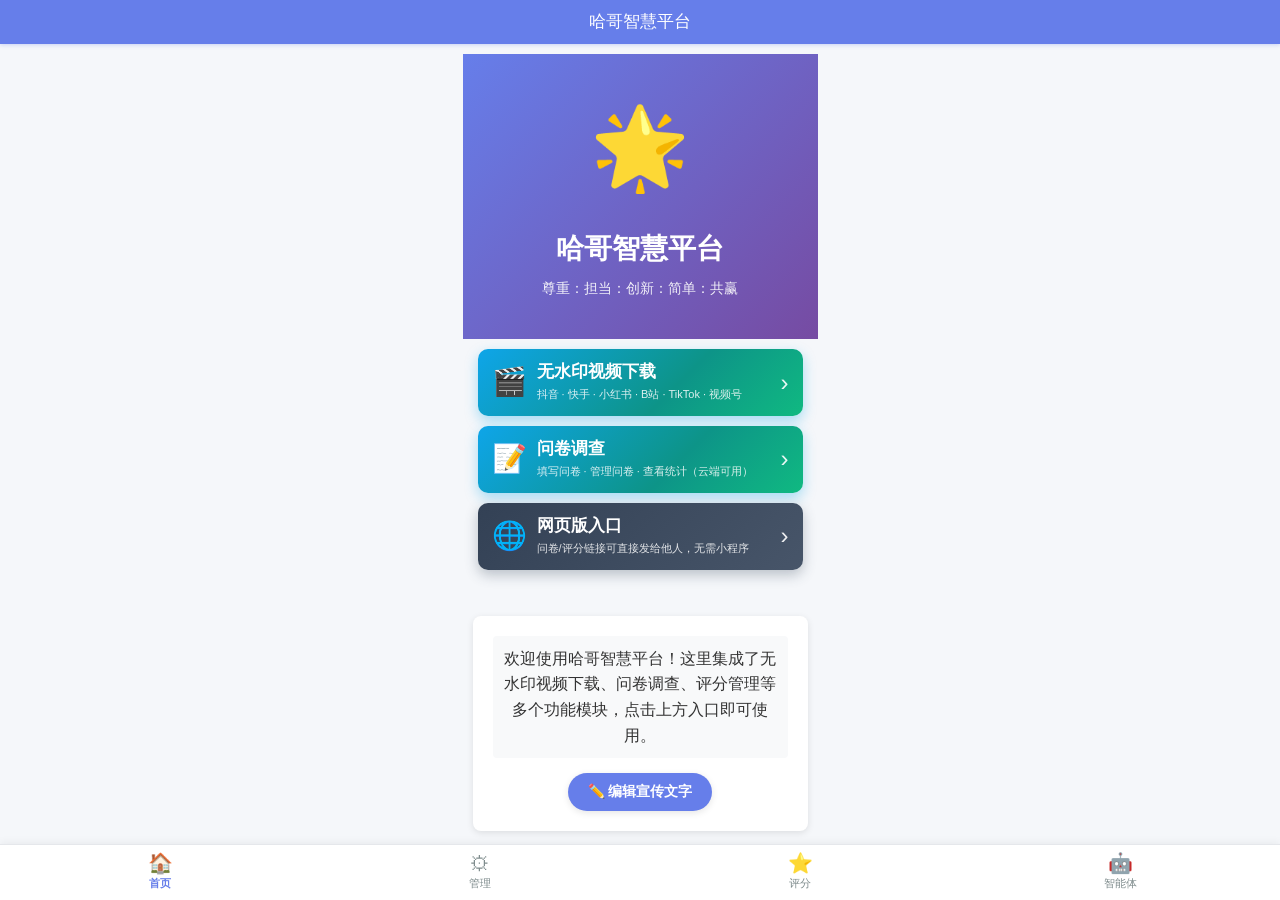
<file: index.html>
<!DOCTYPE html>
<html lang="zh-CN">
<head>
<meta charset="UTF-8">
<title>哈哥智慧平台</title>
<link rel="icon" href="favicon.ico">
<meta http-equiv="refresh" content="0; url=pages/index/index.html">
</head>
<body>
<p style="text-align:center;padding-top:40px;font-family:sans-serif;color:#667eea;">
正在进入 <a href="pages/index/index.html">哈哥智慧平台</a>...
</p>
</body>
</html>
</file>
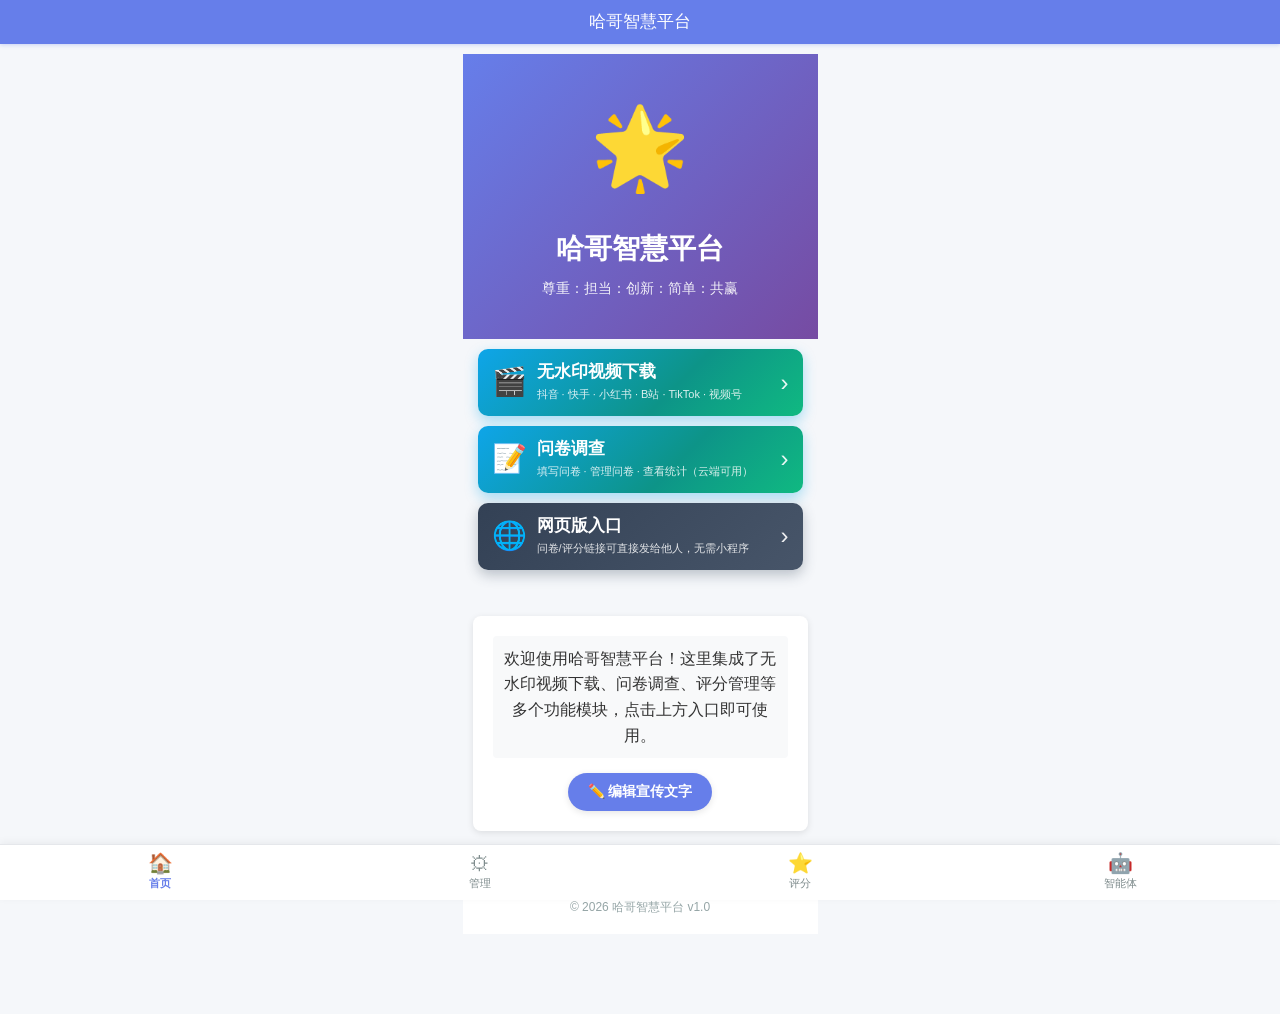
<file: pages/index/index.html>
<!DOCTYPE html>
<html lang="zh-CN">
<head>
<meta charset="UTF-8">
<meta name="viewport" content="width=device-width, initial-scale=1, maximum-scale=1, user-scalable=no, viewport-fit=cover">
<title>哈哥智慧平台</title>
<script>window.__ROOT__='../../'; window.__TABBAR__='index';</script>
<link rel="stylesheet" href="../../css/base.css">
<link rel="stylesheet" href="index.css">
</head>
<body>
<div class="container">
  <div class="header">
    <span class="logo-emoji">🌟</span>
    <span class="title">哈哥智慧平台</span>
    <span class="subtitle">尊重：担当：创新：简单：共赢</span>
  </div>

  <!-- 视频下载入口 -->
  <div class="survey-entry" id="entryVideo">
    <span class="survey-entry-ico">🎬</span>
    <div class="survey-entry-txt">
      <span class="survey-entry-name">无水印视频下载</span>
      <span class="survey-entry-sub">抖音 · 快手 · 小红书 · B站 · TikTok · 视频号</span>
    </div>
    <span class="survey-entry-arrow">›</span>
  </div>

  <!-- 问卷调查入口（原生问卷 + JSONBin 云端，另含电脑版 TDuck 入口） -->
  <div class="survey-entry" id="entrySurvey">
    <span class="survey-entry-ico">📝</span>
    <div class="survey-entry-txt">
      <span class="survey-entry-name">问卷调查</span>
      <span class="survey-entry-sub">填写问卷 · 管理问卷 · 查看统计（云端可用）</span>
    </div>
    <span class="survey-entry-arrow">›</span>
  </div>

  <!-- H5 网页版入口说明 -->
  <div class="h5-entry" id="entryH5">
    <span class="survey-entry-ico">🌐</span>
    <div class="survey-entry-txt">
      <span class="survey-entry-name">网页版入口</span>
      <span class="survey-entry-sub">问卷/评分链接可直接发给他人，无需小程序</span>
    </div>
    <span class="survey-entry-arrow">›</span>
  </div>

  <div class="main-content">
    <!-- 宣传文字展示区 -->
    <div class="home-text-section">
      <div class="text-display" id="textDisplay">
        <span class="宣传文字" id="homeTextEl"></span>
      </div>

      <!-- 文字编辑区域（由 JS 按数据显隐） -->
      <div class="text-edit-area" id="editArea" style="display:none;">
        <textarea class="text-editor" id="textEditor" placeholder="请输入宣传文字"></textarea>
        <div class="edit-actions">
          <button class="btn btn-success" id="btnSaveText">保存</button>
          <button class="btn btn-danger" id="btnCancelText">取消</button>
        </div>
      </div>

      <!-- 编辑按钮（未处于编辑状态时显示） -->
      <div class="edit-btn-container" id="editBtnContainer">
        <button class="btn btn-primary" id="btnEditText"><span>✏️ 编辑宣传文字</span></button>
      </div>
    </div>
  </div>

  <div class="footer">
    <span class="copyright">© 2026 哈哥智慧平台 v1.0</span>
  </div>

  <!-- 密码输入对话框（管理员验证） -->
  <div class="password-dialog" id="passwordDialog" style="display:none;">
    <div class="dialog-content">
      <span class="dialog-title">管理员验证</span>
      <span class="dialog-desc">请输入管理员密码以编辑宣传文字</span>
      <div class="password-input-container">
        <input class="password-input" id="passwordInput" type="password" placeholder="请输入密码">
      </div>
      <div class="dialog-actions">
        <button class="btn btn-danger" id="btnCancelPwd">取消</button>
        <button class="btn btn-success" id="btnVerifyPwd">确认</button>
      </div>
    </div>
  </div>

  <!-- 视频下载密码对话框 -->
  <div class="password-dialog" id="videoPasswordDialog" style="display:none;">
    <div class="dialog-content">
      <span class="dialog-title">🎬 视频下载</span>
      <span class="dialog-desc">请输入访问密码以使用视频下载功能</span>
      <div class="password-input-container">
        <input class="password-input" id="videoPasswordInput" type="password" placeholder="请输入密码">
      </div>
      <div class="dialog-actions">
        <button class="btn btn-danger" id="btnCancelVideoPwd">取消</button>
        <button class="btn btn-success" id="btnVerifyVideoPwd">确认</button>
      </div>
    </div>
  </div>
</div>

<script src="../../js/wx-shim.js"></script>
<script src="../../js/ui.js"></script>
<script src="../../js/app.js"></script>
<script src="index.js"></script>
</body>
</html>
</file>
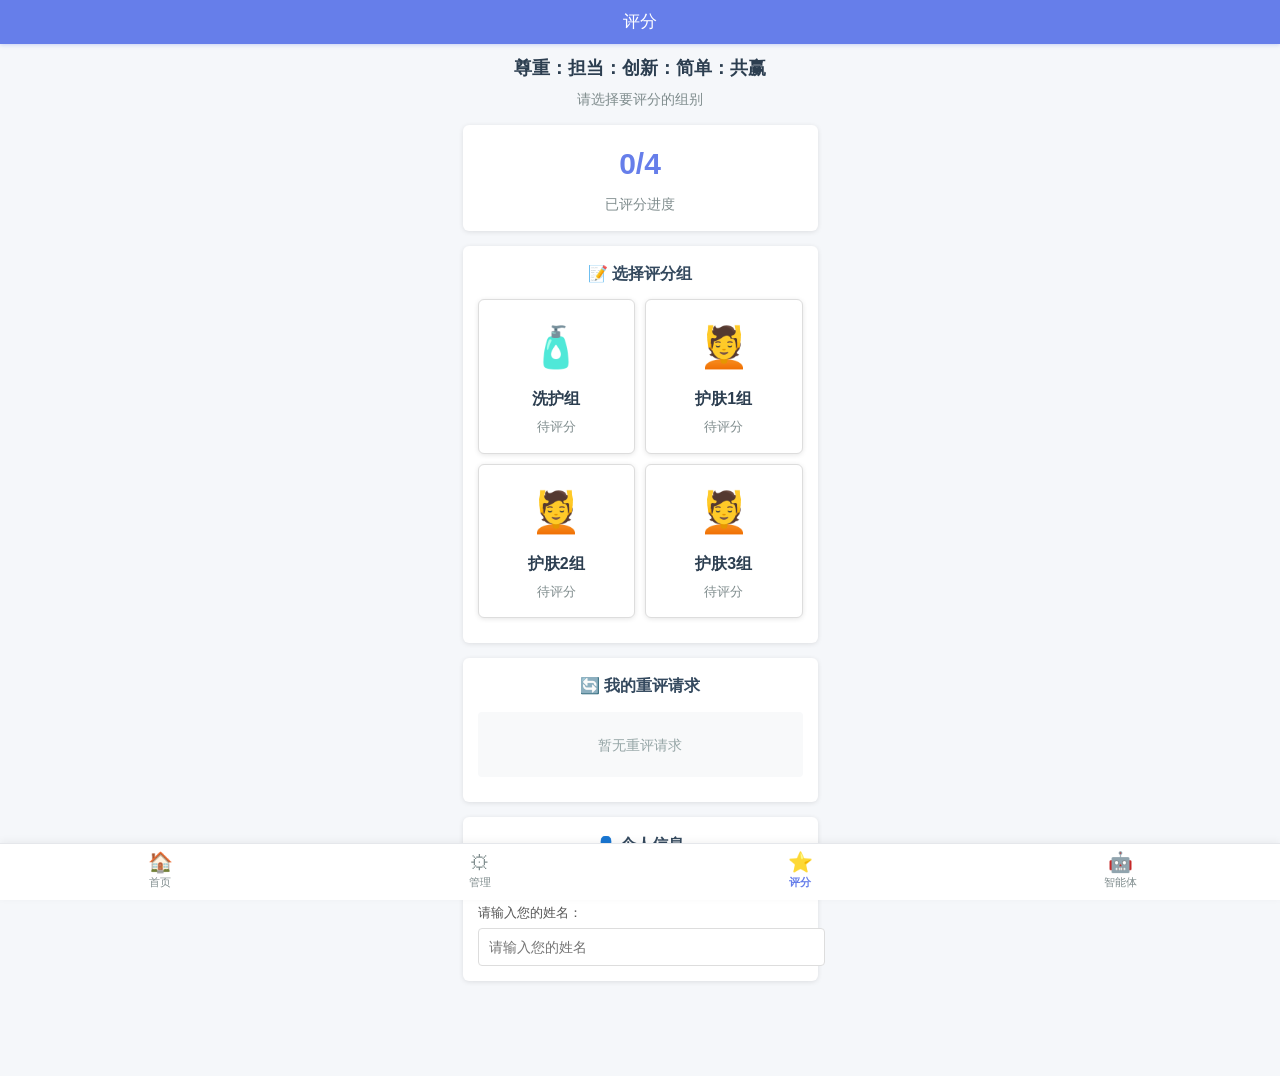
<file: pages/mobile/mobile.html>
<!DOCTYPE html>
<html lang="zh-CN">
<head>
<meta charset="UTF-8">
<meta name="viewport" content="width=device-width, initial-scale=1, maximum-scale=1, user-scalable=no, viewport-fit=cover">
<title>评分 - 哈哥智慧平台</title>
<script>window.__ROOT__='../../'; window.__TABBAR__='mobile';</script>
<link rel="stylesheet" href="../../css/base.css">
<link rel="stylesheet" href="mobile.css">
</head>
<body>
<div class="container">

  <!-- ===== 组选择页面 ===== -->
  <div id="mobileGroupPage" class="page active">
    <div class="page-header">
      <span class="header-title">尊重：担当：创新：简单：共赢</span>
      <span class="header-subtitle">请选择要评分的组别</span>
    </div>

    <div class="stat-section">
      <span class="stat-value" id="statValue">0/0</span>
      <span class="stat-label">已评分进度</span>
    </div>

    <div class="content-section">
      <span class="section-title">📝 选择评分组</span>
      <div class="group-selection" id="groupSelectionContainer"></div>
    </div>

    <div class="content-section">
      <span class="section-title">🔄 我的重评请求</span>
      <div id="myReRatingRequests"></div>
    </div>

    <div class="content-section">
      <span class="section-title">👤 个人信息</span>
      <div class="user-info">
        <span class="user-info-item">当前用户：<span id="userNameText"></span></span>
        <div class="judge-name-input" id="judgeNameInputWrap">
          <span class="input-label">请输入您的姓名：</span>
          <input
            class="form-input"
            id="judgeNameInput"
            placeholder="请输入您的姓名"
            oninput="onJudgeNameInput({detail:{value:this.value}})">
          <span class="input-hint" id="judgeNameHint" style="display:none">评分已开始，姓名不可修改</span>
        </div>
      </div>
    </div>
  </div>

  <!-- ===== 评分页面 ===== -->
  <div id="mobileRatingPage" class="page hidden">
    <div class="page-header">
      <span class="header-title" id="ratingHeaderTitle">评分</span>
      <button class="btn btn-primary" onclick="showMobilePage('group')"><span>⬅️ 返回</span></button>
    </div>

    <div class="rating-container">
      <!-- 评分方案信息 -->
      <div class="scheme-info">
        <span class="scheme-name" id="schemeName">默认评分方案</span>
        <span class="scheme-desc">请为以下维度评分</span>
      </div>

      <!-- 评分维度（由 mobile.js 按评分方案动态渲染） -->
      <div class="dimensions-container" id="dimensionsContainer"></div>

      <!-- 总分 -->
      <div class="total-score">
        <span class="total-label">总分：</span>
        <span id="totalScore" class="total-value">0</span>
      </div>

      <!-- 提交按钮 -->
      <button id="submitBtn" class="btn btn-primary submit-btn" onclick="submitRating()">📤 提交评分</button>

      <!-- 重评按钮 -->
      <button id="reRateBtn" class="btn btn-warning re-rate-btn" onclick="requestReRating()">🔄 申请重评</button>
    </div>
  </div>

  <!-- ===== 评分结果预览页面 ===== -->
  <div id="mobileReviewPage" class="page hidden">
    <div class="page-header">
      <span class="header-title">评分结果</span>
      <button class="btn btn-primary" onclick="showMobilePage('group')">返回</button>
    </div>

    <div class="review-container">
      <span class="review-group" id="reviewGroup"></span>
      <span class="review-score" id="reviewScore">您的评分：0</span>
      <span class="review-message">评分已提交，感谢您的参与！</span>
      <!-- 重评按钮 -->
      <button class="btn btn-warning re-rate-btn" onclick="requestReRating()">🔄 申请重评</button>
    </div>

    <!-- 所有评分情况 -->
    <div class="all-ratings-section">
      <span class="section-title">📊 我的所有评分</span>
      <div class="all-ratings-list" id="allRatingsList"></div>
    </div>

    <!-- 评分详情区域 -->
    <div class="rating-details-section" id="ratingDetailsSection" style="display:none">
      <span class="section-title">📋 评分详情</span>
      <div class="details-group-name" id="detailsGroupName"></div>
      <div class="dimension-scores" id="detailDimensions"></div>
      <div class="total-score-section">
        <span class="total-label">总分：</span>
        <span class="total-value" id="detailsTotalValue">0分</span>
      </div>
    </div>
  </div>

  <!-- ===== 提示消息 ===== -->
  <div class="message" id="pageMessage"><span class="message-text" id="messageText"></span></div>

</div>

<script src="../../js/wx-shim.js"></script>
<script src="../../js/ui.js"></script>
<script src="../../js/app.js"></script>
<script src="mobile.js"></script>
</body>
</html>
</file>
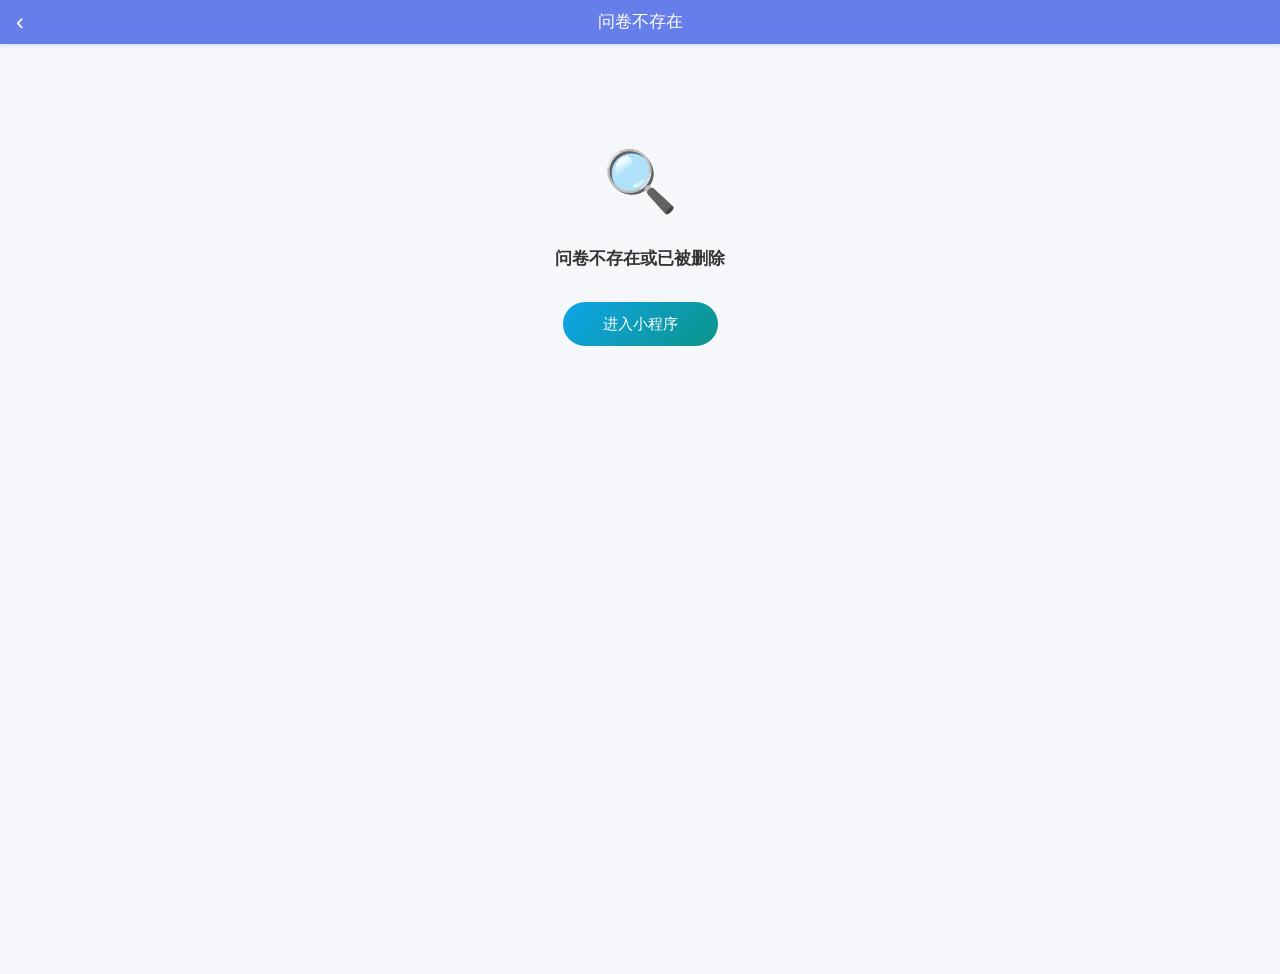
<file: pages/survey/fill.html>
<!DOCTYPE html>
<html lang="zh-CN">
<head>
<meta charset="UTF-8">
<meta name="viewport" content="width=device-width, initial-scale=1, maximum-scale=1, user-scalable=no, viewport-fit=cover">
<title>问卷填写 - 哈哥智慧平台</title>
<script>window.__ROOT__='../../';</script>
<link rel="stylesheet" href="../../css/base.css">
<link rel="stylesheet" href="fill.css">
</head><body>
<div class="page">
  <!-- 问卷不存在/已删除 -->
  <div class="status-box" id="missingBox" style="display:none;">
    <span class="status-emoji">🔍</span>
    <span class="status-title">问卷不存在或已被删除</span>
    <button class="back-btn" onclick="backToList()">进入小程序</button>
  </div>

  <!-- 问卷已停止收集 -->
  <div class="status-box" id="closedBox" style="display:none;">
    <span class="status-emoji">⏸️</span>
    <span class="status-title">该问卷已停止收集</span>
    <span class="status-sub">感谢您的关注</span>
    <button class="back-btn" onclick="backToList()">进入小程序</button>
  </div>

  <!-- 提交成功视图 -->
  <div class="success-box" id="successBox" style="display:none;">
    <span class="success-emoji">🎉</span>
    <span class="success-title">提交成功！</span>
    <span class="success-sub">感谢您的参与</span>
    <button class="back-btn" onclick="backToList()">返回</button>
  </div>

  <!-- 已填写过（防重复提交） -->
  <div class="status-box" id="alreadyBox" style="display:none;">
    <span class="status-emoji">✅</span>
    <span class="status-title">您已填写过这份问卷</span>
    <span class="status-sub">感谢您的参与，无需重复填写</span>
    <button class="back-btn" onclick="backToList()">返回</button>
  </div>

  <!-- 问卷填写视图 -->
  <div id="mainView">
    <div class="survey-head">
      <span class="survey-title" id="surveyTitle"></span>
      <span class="survey-desc" id="surveyDesc" style="display:none;"></span>
    </div>

    <!-- 题目卡片（按题目数据动态渲染） -->
    <div id="questionList"></div>

    <div class="submit-area">
      <button class="submit-btn" id="submitBtn" onclick="submitSurvey()">提 交 问 卷</button>
    </div>
  </div>
</div>
<script src="../../js/wx-shim.js"></script>
<script src="../../js/ui.js"></script>
<script src="../../js/app.js"></script>
<script src="fill.js"></script>
</body></html>
</file>
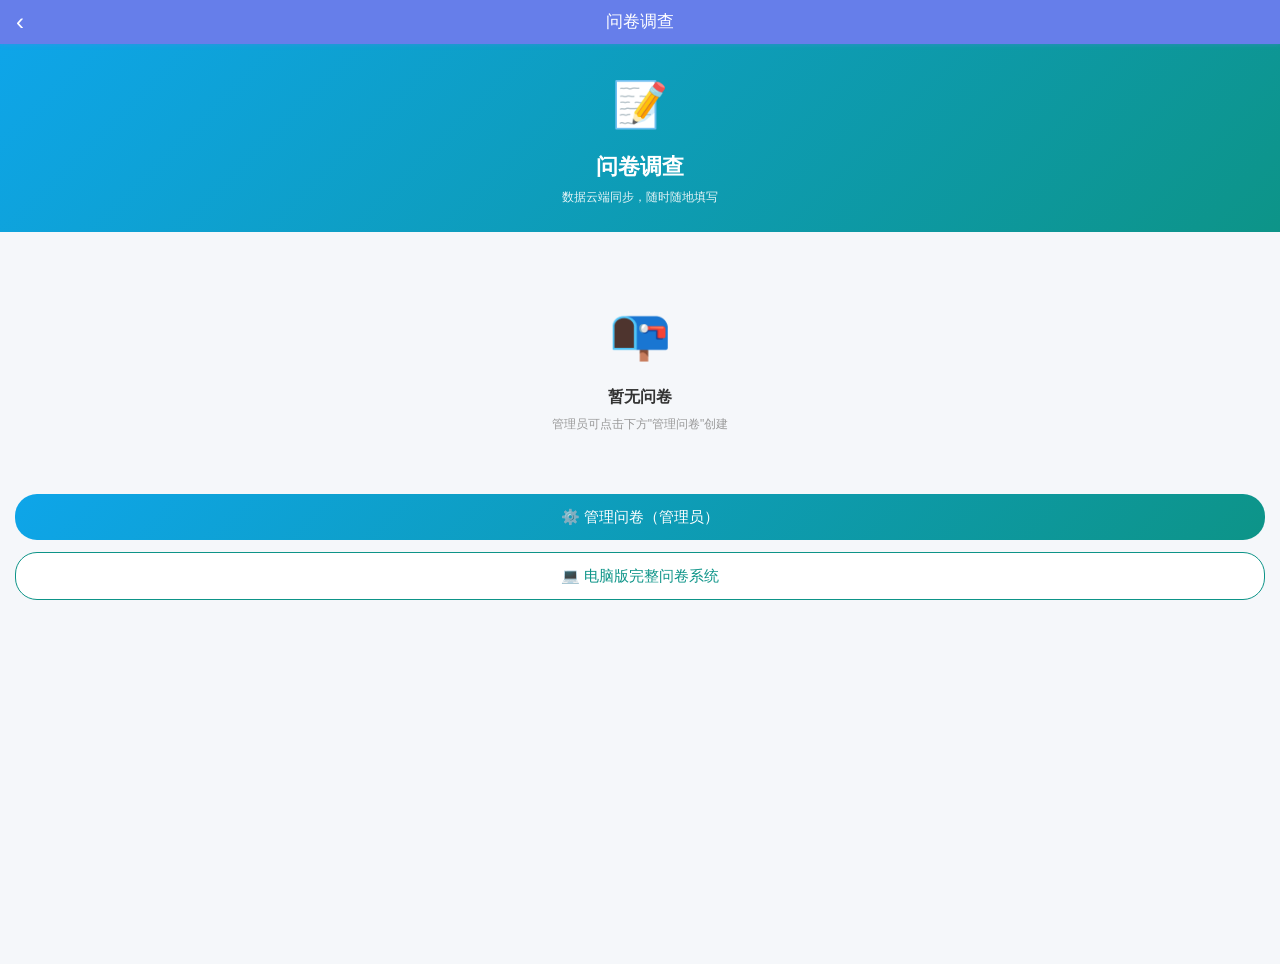
<file: pages/survey/list.html>
<!DOCTYPE html>
<html lang="zh-CN">
<head>
<meta charset="UTF-8">
<meta name="viewport" content="width=device-width, initial-scale=1, maximum-scale=1, user-scalable=no, viewport-fit=cover">
<title>问卷调查 - 哈哥智慧平台</title>
<script>window.__ROOT__='../../';</script>
<link rel="stylesheet" href="../../css/base.css">
<link rel="stylesheet" href="list.css">
</head><body>
<div class="page">
  <div class="header">
    <span class="header-emoji">📝</span>
    <span class="header-title">问卷调查</span>
    <span class="header-sub">数据云端同步，随时随地填写</span>
  </div>

  <!-- 加载中 -->
  <div class="loading-box" id="loadingBox">
    <div class="spinner"></div>
    <span class="loading-text">正在加载问卷...</span>
  </div>

  <!-- 问卷列表 -->
  <div class="survey-box" id="surveyBox" style="display:none;">
    <div class="empty" id="emptyBox">
      <span class="empty-emoji">📭</span>
      <span class="empty-text">暂无问卷</span>
      <span class="empty-sub" id="emptySub">管理员可点击下方"管理问卷"创建</span>
    </div>
    <div id="cardList"></div>
  </div>

  <!-- 功能按钮区 -->
  <div class="btn-area">
    <button class="main-btn admin-btn" id="adminBtn" onclick="goManage()">⚙️ 管理问卷（管理员）</button>
    <button class="main-btn web-btn" onclick="goWebSurvey()">💻 电脑版完整问卷系统</button>
  </div>
</div>

<!-- 密码输入对话框 -->
<div class="password-dialog" id="pwdDialog" style="display:none;">
  <div class="dialog-content">
    <span class="dialog-title">管理员验证</span>
    <span class="dialog-desc">请输入管理员密码以管理问卷</span>
    <input class="password-input" type="password" placeholder="请输入密码"
      id="pwdInput" oninput="onPasswordInput(event)">
    <div class="dialog-actions">
      <button class="dialog-btn cancel" onclick="cancelPasswordInput()">取消</button>
      <button class="dialog-btn ok" onclick="verifyPassword()">确认</button>
    </div>
  </div>
</div>
<script src="../../js/wx-shim.js"></script>
<script src="../../js/ui.js"></script>
<script src="../../js/app.js"></script>
<script src="list.js"></script>
</body></html>
</file>
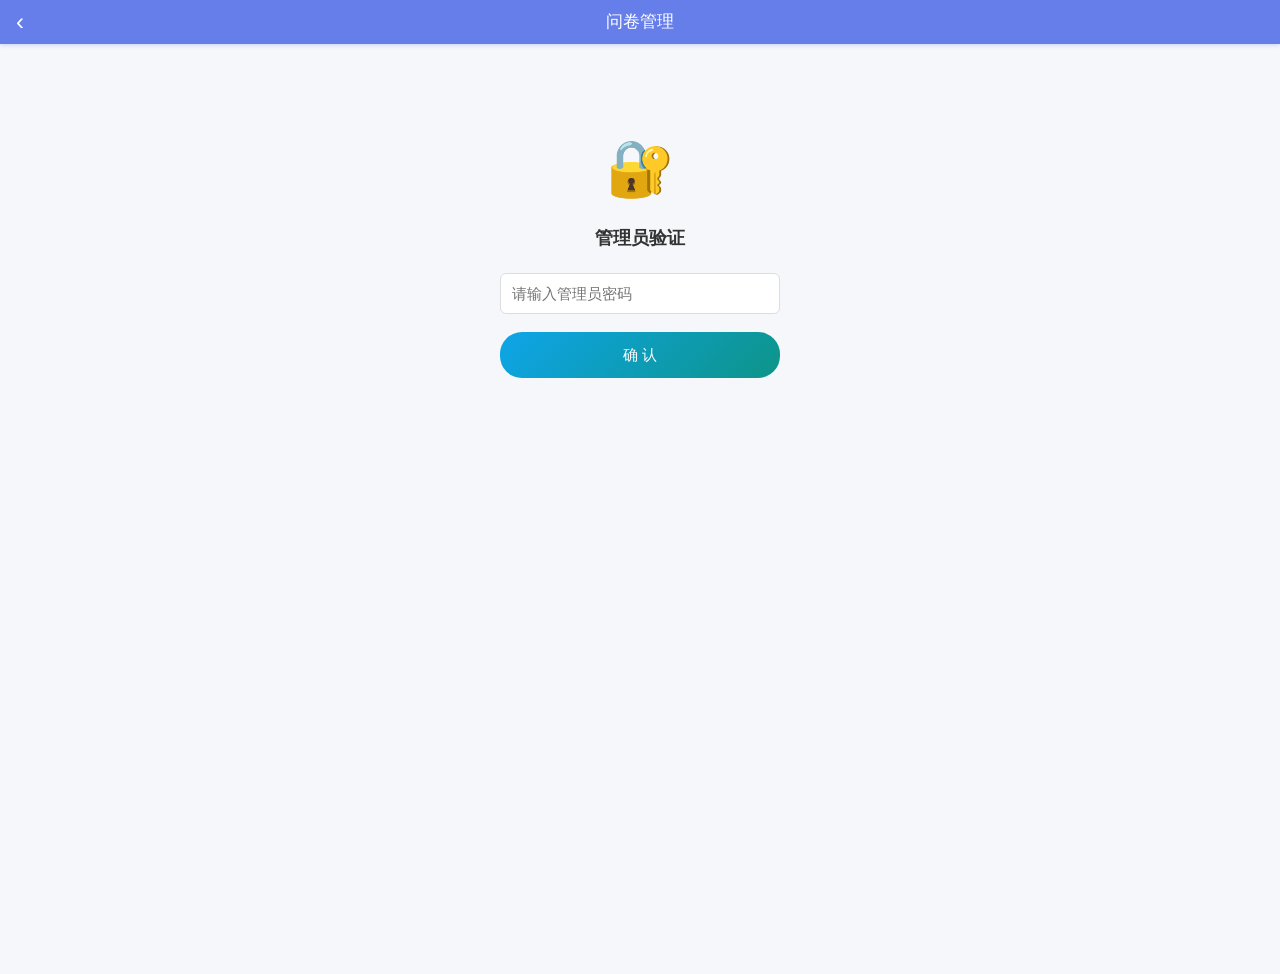
<file: pages/survey/manage.html>
<!DOCTYPE html>
<html lang="zh-CN">
<head>
<meta charset="UTF-8">
<meta name="viewport" content="width=device-width, initial-scale=1, maximum-scale=1, user-scalable=no, viewport-fit=cover">
<title>问卷管理 - 哈哥智慧平台</title>
<script>window.__ROOT__='../../';</script>
<link rel="stylesheet" href="../../css/base.css">
<link rel="stylesheet" href="manage.css">
</head><body>
<div class="page">
  <!-- 管理员验证 -->
  <div class="verify-box" id="verifyBox">
    <span class="verify-emoji">🔐</span>
    <span class="verify-title">管理员验证</span>
    <input class="verify-input" type="password" placeholder="请输入管理员密码"
      id="verifyInput" oninput="onPasswordInput(event)">
    <button class="verify-btn" onclick="verifyPassword()">确 认</button>
  </div>

  <div id="mainWrap" style="display:none;">
    <!-- 列表视图 -->
    <div id="listView">
      <div class="list-head">
        <span class="list-title">我的问卷</span>
        <button class="create-btn" onclick="startCreate()">＋ 新建问卷</button>
      </div>

      <div class="empty" id="emptyBox">
        <span class="empty-emoji">📭</span>
        <span class="empty-text">还没有问卷，点击右上角"新建问卷"创建</span>
      </div>

      <div id="manageList"></div>
    </div>

    <!-- 新建问卷表单 -->
    <div class="form-card" id="createView" style="display:none;">
      <span class="form-title">新建问卷</span>
      <span class="form-label">问卷标题 *</span>
      <input class="form-input" placeholder="例如：2026年服务满意度调查"
        id="newTitleInput" oninput="onNewTitle(event)">
      <span class="form-label">问卷说明（可选）</span>
      <textarea class="form-textarea" placeholder="简单说明问卷目的"
        id="newDescInput" maxlength="200" oninput="onNewDesc(event)"></textarea>
      <div class="form-actions">
        <button class="form-btn cancel" onclick="cancelCreate()">取消</button>
        <button class="form-btn ok" onclick="createSurvey()">创建并添加题目</button>
      </div>
    </div>

    <!-- 编辑视图 -->
    <div id="editView" style="display:none;">
      <div class="form-card">
        <span class="form-title">编辑问卷</span>
        <span class="form-label">问卷标题</span>
        <input class="form-input" id="editTitleInput" oninput="onEditTitle(event)">
        <span class="form-label">问卷说明</span>
        <textarea class="form-textarea" id="editDescInput" maxlength="200" oninput="onEditDesc(event)"></textarea>
      </div>

      <!-- 题目列表 -->
      <div id="qList"></div>

      <!-- 添加题目按钮 / 表单 -->
      <button class="addq-btn" id="addqBtn" onclick="showQFormTap()">＋ 添加题目</button>

      <div class="form-card" id="qForm" style="display:none;">
        <span class="form-title">添加题目</span>
        <span class="form-label">题目类型</span>
        <select class="picker-value" id="typeSelect" onchange="onTypeChange(event)">
          <option value="0">单选题</option>
          <option value="1">多选题</option>
          <option value="2">简答题</option>
          <option value="3">问答题</option>
          <option value="4">评分题</option>
        </select>
        <span class="form-label">题目内容 *</span>
        <input class="form-input" placeholder="例如：您对我们的服务是否满意？"
          id="qTitleInput" oninput="onQTitle(event)">
        <div class="req-row">
          <span class="form-label">必答题</span>
          <input type="checkbox" class="switch-input" id="qRequiredSwitch" onchange="onQRequired(event)">
        </div>

        <!-- 单选/多选的选项编辑区 -->
        <div id="optWrap">
          <span class="form-label">选项（至少两个）</span>
          <div id="optRows"></div>
          <span class="opt-add" onclick="addOptionRow()">＋ 添加选项</span>
        </div>

        <div class="form-actions">
          <button class="form-btn cancel" onclick="hideQForm()">取消</button>
          <button class="form-btn ok" onclick="confirmAddQuestion()">确认添加</button>
        </div>
      </div>

      <div class="form-actions save-area">
        <button class="form-btn cancel" onclick="backToList()">返回列表</button>
        <button class="form-btn ok" id="saveBtn" onclick="saveEdit()">保存到云端</button>
      </div>
    </div>
  </div>
</div>
<script src="../../js/wx-shim.js"></script>
<script src="../../js/ui.js"></script>
<script src="../../js/app.js"></script>
<script src="manage.js"></script>
</body></html>
</file>
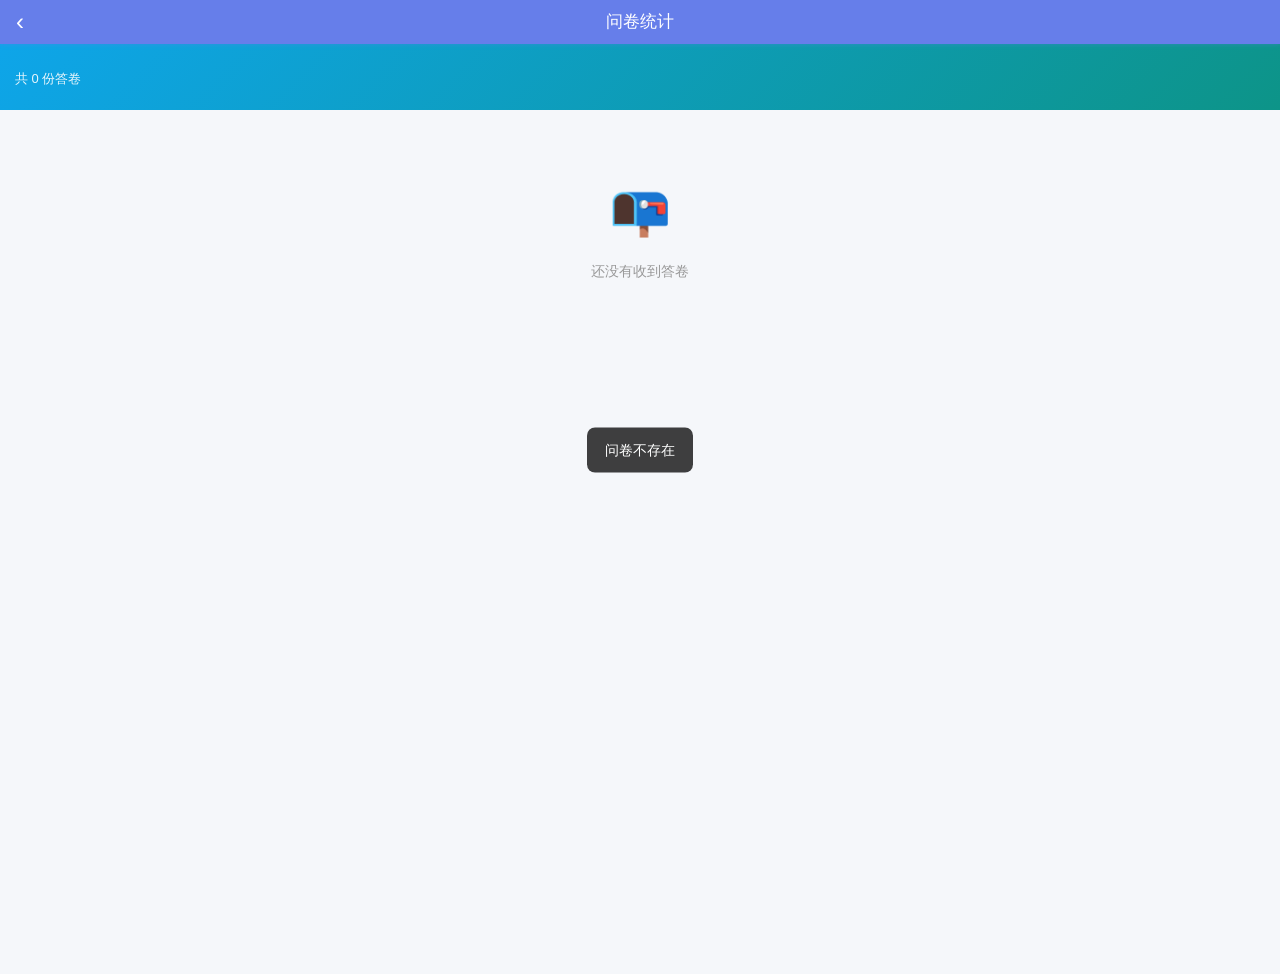
<file: pages/survey/results.html>
<!DOCTYPE html>
<html lang="zh-CN">
<head>
<meta charset="UTF-8">
<meta name="viewport" content="width=device-width, initial-scale=1, maximum-scale=1, user-scalable=no, viewport-fit=cover">
<title>问卷统计 - 哈哥智慧平台</title>
<script>window.__ROOT__='../../';</script>
<link rel="stylesheet" href="../../css/base.css">
<link rel="stylesheet" href="results.css">
</head><body>
<div class="page">
  <div class="head">
    <span class="head-title" id="headTitle"></span>
    <span class="head-total" id="headTotal">共 0 份答卷</span>
  </div>

  <div class="empty" id="emptyBox" style="display:none;">
    <span class="empty-emoji">📭</span>
    <span class="empty-text">还没有收到答卷</span>
  </div>

  <!-- 各题统计卡片（动态渲染） -->
  <div id="statList"></div>
</div>
<script src="../../js/wx-shim.js"></script>
<script src="../../js/ui.js"></script>
<script src="../../js/app.js"></script>
<script src="results.js"></script>
</body></html>
</file>
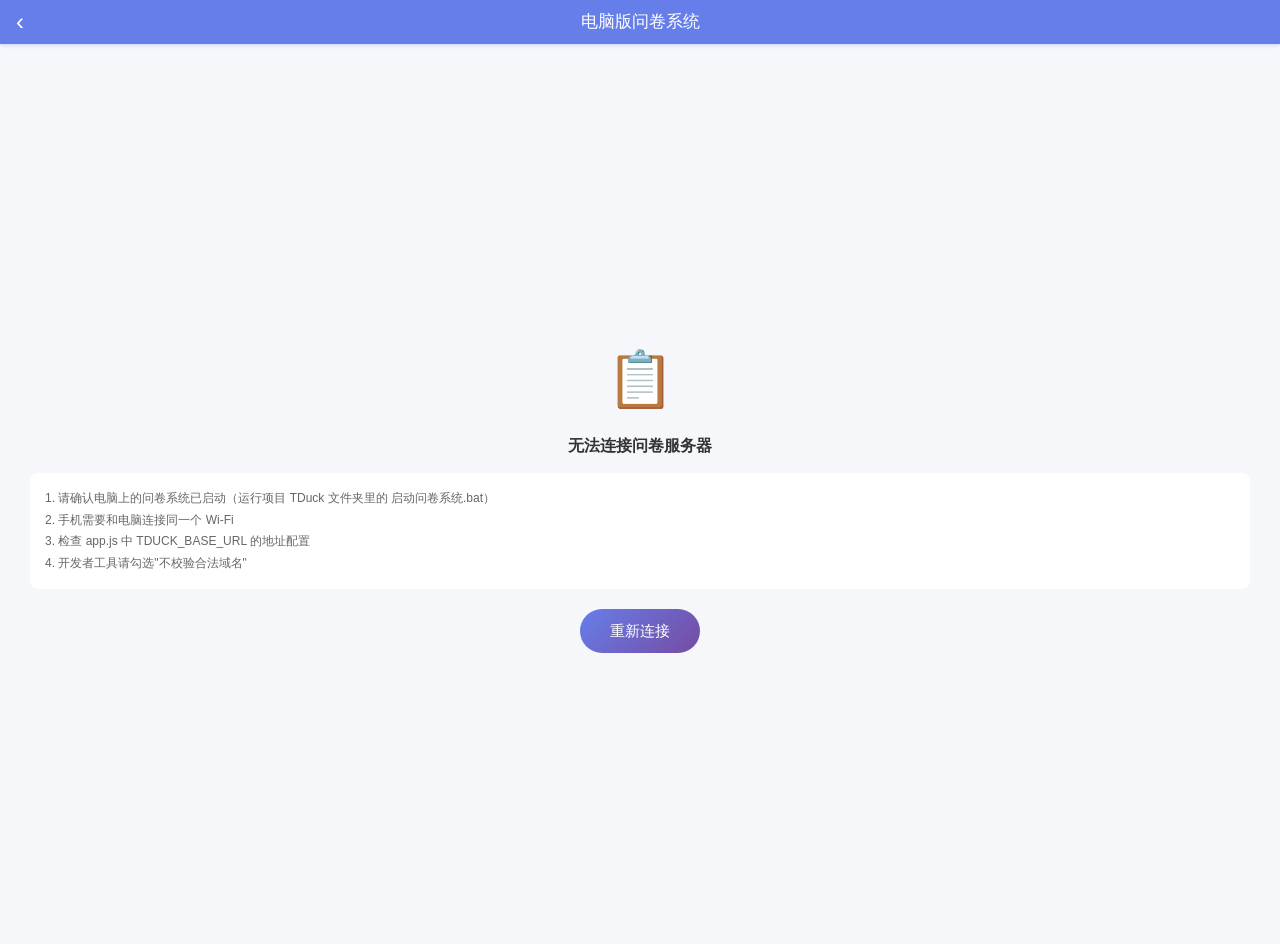
<file: pages/survey/survey.html>
<!DOCTYPE html>
<html lang="zh-CN">
<head>
<meta charset="UTF-8">
<meta name="viewport" content="width=device-width, initial-scale=1, maximum-scale=1, user-scalable=no, viewport-fit=cover">
<title>电脑版问卷系统 - 哈哥智慧平台</title>
<script>window.__ROOT__='../../';</script>
<link rel="stylesheet" href="../../css/base.css">
<link rel="stylesheet" href="survey.css">
</head><body>
<div class="survey-container">
  <!-- 正在检测服务器 -->
  <div class="survey-status" id="loadingView">
    <div class="spinner"></div>
    <span class="status-text">正在连接问卷服务器...</span>
  </div>

  <!-- 服务器可达：内嵌问卷系统（原小程序内嵌组件在网页版用 iframe 承载） -->
  <div class="webview-wrap" id="webviewWrap" style="display:none;">
    <iframe id="webviewFrame" title="电脑版问卷系统"></iframe>
  </div>

  <!-- 服务器不可达：错误提示 -->
  <div class="survey-status" id="errView" style="display:none;">
    <span class="status-emoji">📋</span>
    <span class="status-text">无法连接问卷服务器</span>
    <div class="tips">
      <span class="tip-line">1. 请确认电脑上的问卷系统已启动（运行项目 TDuck 文件夹里的 启动问卷系统.bat）</span>
      <span class="tip-line">2. 手机需要和电脑连接同一个 Wi-Fi</span>
      <span class="tip-line">3. 检查 app.js 中 TDUCK_BASE_URL 的地址配置</span>
      <span class="tip-line">4. 开发者工具请勾选"不校验合法域名"</span>
    </div>
    <button class="retry-btn" onclick="onRetry()">重新连接</button>
  </div>
</div>
<script src="../../js/wx-shim.js"></script>
<script src="../../js/ui.js"></script>
<script src="../../js/app.js"></script>
<script src="survey.js"></script>
</body></html>
</file>
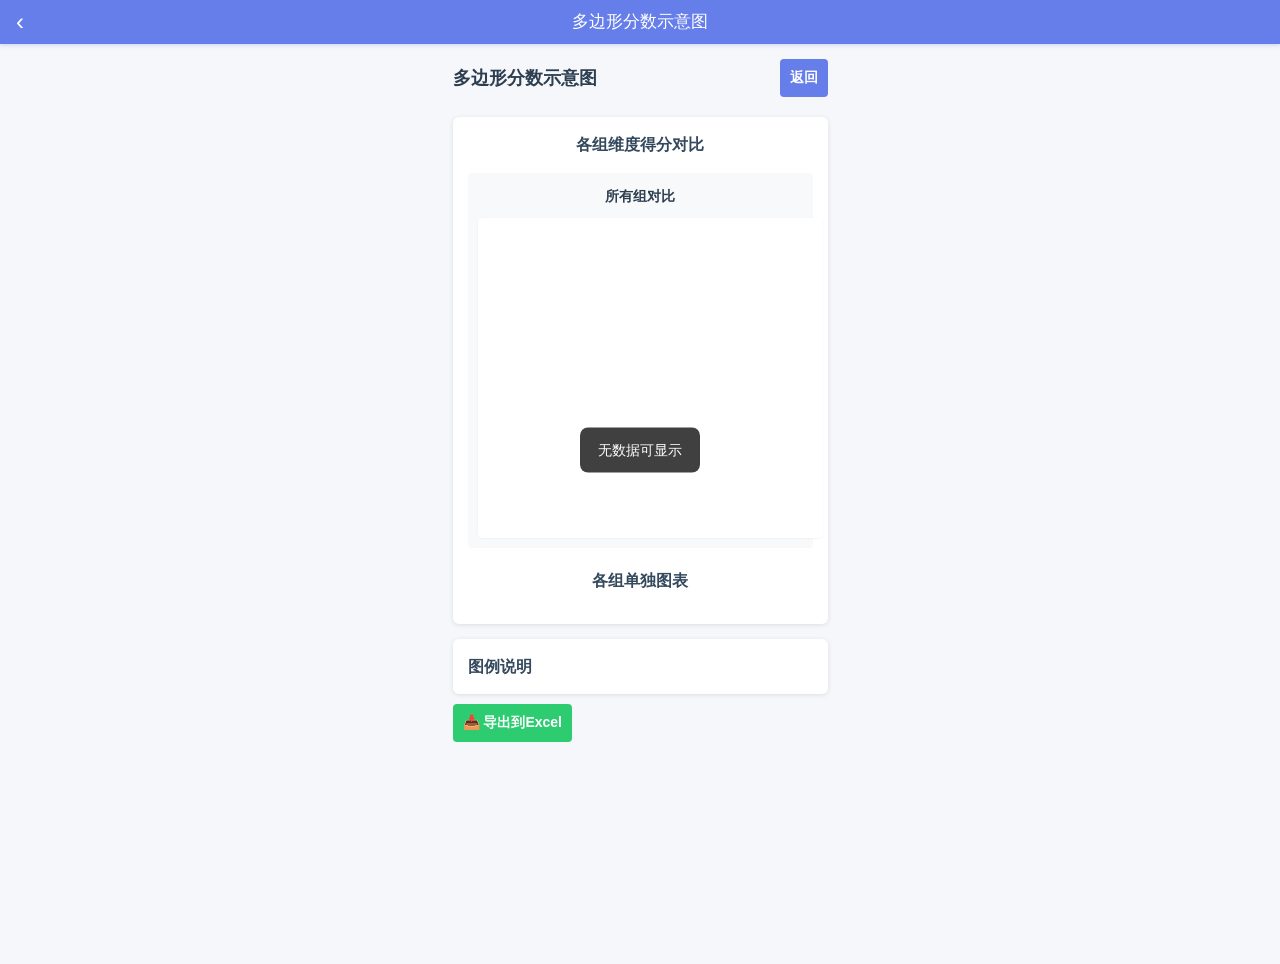
<file: pages/admin/charts/charts.html>
<!DOCTYPE html>
<html lang="zh-CN">
<head>
<meta charset="UTF-8">
<meta name="viewport" content="width=device-width, initial-scale=1, maximum-scale=1, user-scalable=no, viewport-fit=cover">
<title>多边形分数示意图 - 哈哥智慧平台</title>
<script>window.__ROOT__='../../../';</script>
<link rel="stylesheet" href="../../../css/base.css">
<link rel="stylesheet" href="charts.css">
</head><body>
<div class="container">
  <div class="header">
    <span class="title">多边形分数示意图</span>
    <button class="btn btn-primary" onclick="goBack()"><span>返回</span></button>
  </div>

  <div class="charts-container">
    <div class="chart-title"><span>各组维度得分对比</span></div>

    <!-- 所有组在同一图表中的对比 -->
    <div class="chart-item">
      <div class="chart-header">
        <span class="group-name">所有组对比</span>
      </div>
      <div class="chart-canvas">
        <canvas id="combinedChart" style="width:100%;height:500px;"></canvas>
      </div>
    </div>

    <!-- 各组单独的图表 -->
    <div class="chart-title" style="margin-top:20px;"><span>各组单独图表</span></div>

    <div class="chart-list" id="chartList"></div>
  </div>

  <div class="legend-container">
    <span class="legend-title">图例说明</span>
    <div class="legend-list" id="legendList"></div>
  </div>

  <div class="export-container">
    <button class="btn btn-success" onclick="exportToExcel()"><span>📥 导出到Excel</span></button>
  </div>
</div>
<script src="../../../js/wx-shim.js"></script>
<script src="../../../js/ui.js"></script>
<script src="../../../js/app.js"></script>
<script src="charts.js"></script>
</body></html>
</file>
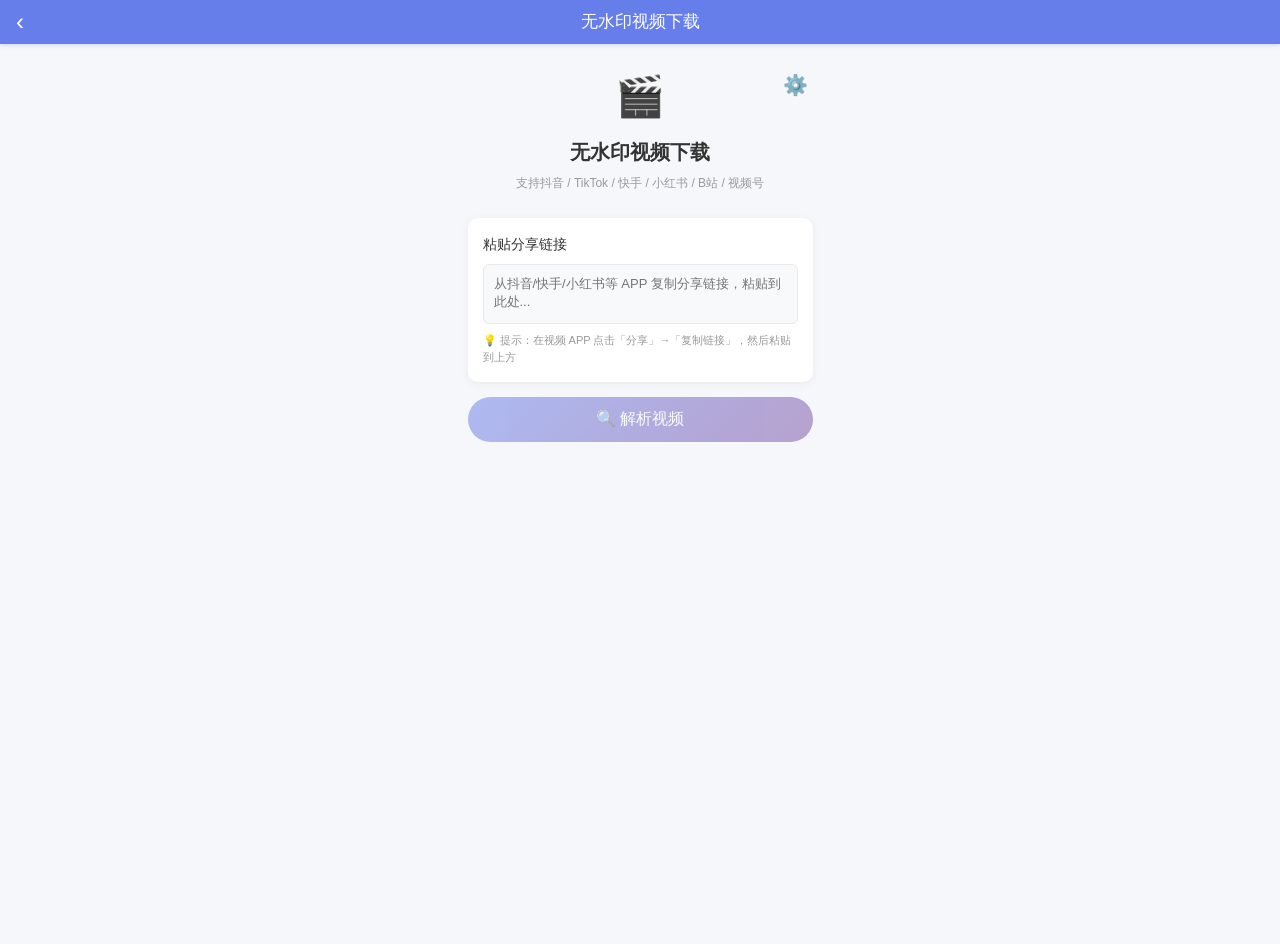
<file: pages/video/input/input.html>
<!DOCTYPE html>
<html lang="zh-CN">
<head>
<meta charset="UTF-8">
<meta name="viewport" content="width=device-width, initial-scale=1, maximum-scale=1, user-scalable=no, viewport-fit=cover">
<title>无水印视频下载 - 哈哥智慧平台</title>
<script>window.__ROOT__='../../../';</script>
<link rel="stylesheet" href="../../../css/base.css">
<link rel="stylesheet" href="input.css">
</head>
<body>
<div class="container">
  <div class="header">
    <span class="settings-btn" id="settingsBtn">⚙️</span>
    <span class="logo-emoji">🎬</span>
    <span class="title">无水印视频下载</span>
    <span class="subtitle">支持抖音 / TikTok / 快手 / 小红书 / B站 / 视频号</span>
  </div>

  <!-- 链接输入区 -->
  <div class="input-section">
    <span class="input-label">粘贴分享链接</span>
    <textarea class="url-input" id="urlInput" placeholder="从抖音/快手/小红书等 APP 复制分享链接，粘贴到此处..." maxlength="2000"></textarea>
    <div class="tip-text">
      <span>💡 提示：在视频 APP 点击「分享」→「复制链接」，然后粘贴到上方</span>
    </div>
  </div>

  <!-- 操作按钮（由 JS 控制禁用态与文案） -->
  <div class="action-section">
    <button class="btn-parse" id="btnParse"><span id="btnParseText">🔍 解析视频</span></button>
  </div>

  <!-- 历史记录（由 JS 按数据显隐并渲染） -->
  <div class="history-section" id="historySection" style="display:none;">
    <div class="section-header">
      <span class="section-title">📋 最近解析</span>
      <span class="clear-btn" id="btnClearHistory">清空</span>
    </div>
    <div class="history-list" id="historyList"></div>
  </div>

  <!-- 后端状态提示 -->
  <div class="status-section" id="statusSection" style="display:none;">
    <span class="status-warn">⚠️ 后端服务未连接，请在 app.js 中配置 VIDEO_API_BASE</span>
  </div>

  <!-- 修改密码弹窗 -->
  <div class="password-dialog" id="passwordDialog" style="display:none;">
    <div class="dialog-content">
      <span class="dialog-title">修改密码</span>
      <div class="dialog-field">
        <span class="dialog-label">当前密码</span>
        <input class="dialog-input" id="oldPwd" type="password" placeholder="请输入当前密码">
      </div>
      <div class="dialog-field">
        <span class="dialog-label">新密码</span>
        <input class="dialog-input" id="newPwd" type="password" placeholder="请输入新密码">
      </div>
      <div class="dialog-field">
        <span class="dialog-label">确认新密码</span>
        <input class="dialog-input" id="confirmPwd" type="password" placeholder="再次输入新密码">
      </div>
      <div class="dialog-actions">
        <button class="btn btn-danger" id="btnCancelPwd">取消</button>
        <button class="btn btn-success" id="btnConfirmPwd">确认修改</button>
      </div>
    </div>
  </div>
</div>

<script src="../../../js/wx-shim.js"></script>
<script src="../../../js/ui.js"></script>
<script src="../../../js/app.js"></script>
<script src="../../../js/videoApi.js"></script>
<script src="input.js"></script>
</body>
</html>
</file>
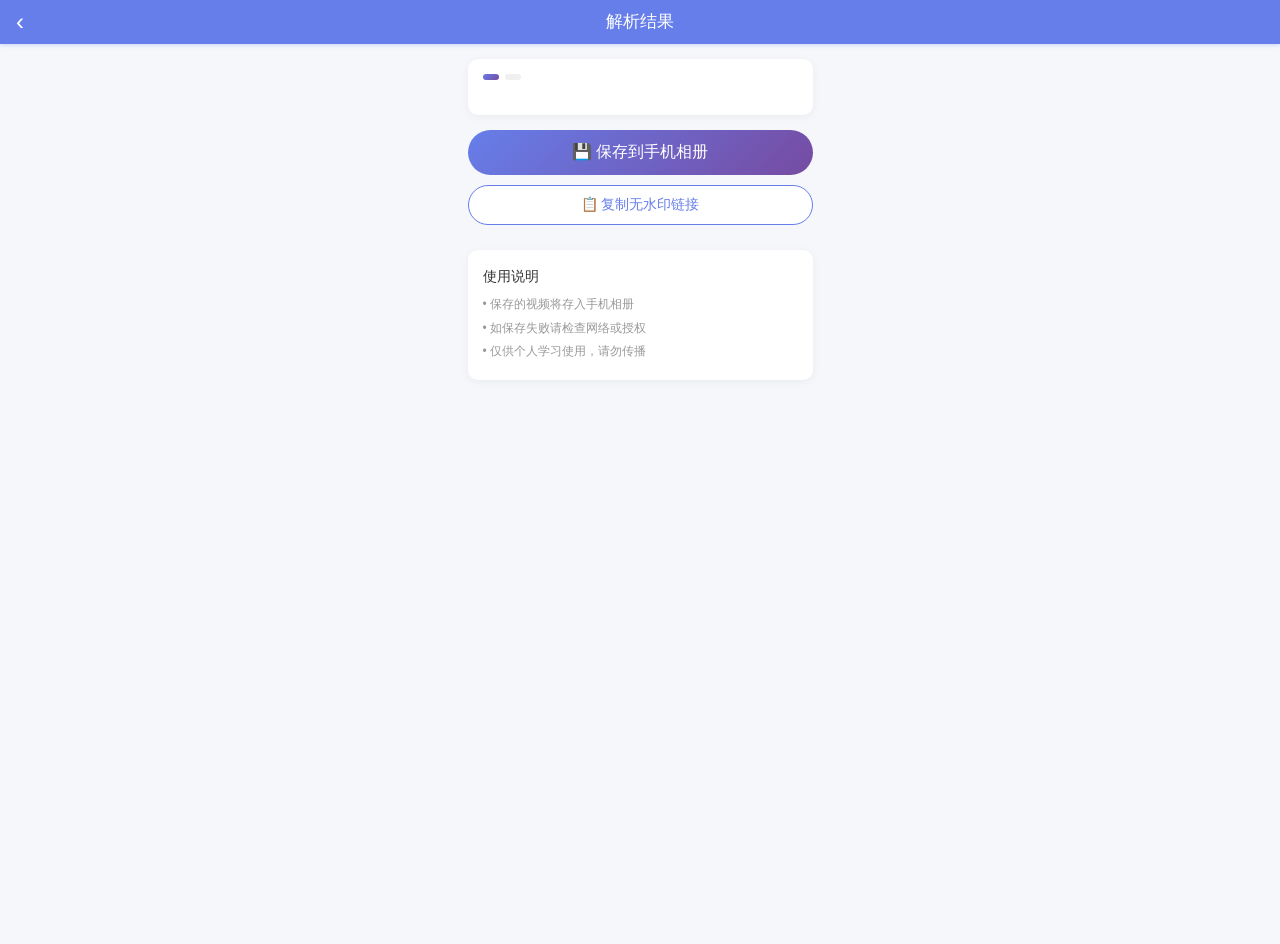
<file: pages/video/result/result.html>
<!DOCTYPE html>
<html lang="zh-CN">
<head>
<meta charset="UTF-8">
<meta name="viewport" content="width=device-width, initial-scale=1, maximum-scale=1, user-scalable=no, viewport-fit=cover">
<title>解析结果 - 哈哥智慧平台</title>
<script>window.__ROOT__='../../../';</script>
<link rel="stylesheet" href="../../../css/base.css">
<link rel="stylesheet" href="result.css">
</head>
<body>
<div class="container">
  <!-- 视频信息卡片 -->
  <div class="info-card">
    <div class="platform-tag">
      <span class="platform-text" id="platformText"></span>
      <span class="type-tag" id="typeTag"></span>
    </div>

    <div class="author-row" id="authorRow" style="display:none;">
      <span class="author-label">作者：</span>
      <span class="author-name" id="authorName"></span>
    </div>

    <div class="title-row">
      <span class="video-title" id="videoTitle"></span>
    </div>

    <!-- 封面图 -->
    <div class="cover-section" id="coverSection" style="display:none;">
      <img class="cover-img" id="coverImg" alt="视频封面">
    </div>
  </div>

  <!-- 操作按钮 -->
  <div class="actions">
    <button class="btn-save" id="btnSave"><span id="btnSaveText">💾 保存到手机相册</span></button>
    <button class="btn-copy" id="btnCopy">📋 复制无水印链接</button>
    <button class="btn-open" id="btnOpen" style="display:none;">🌐 在浏览器中打开</button>
  </div>

  <!-- 图集模式（由 JS 按数据显隐并渲染） -->
  <div class="image-section" id="imageSection" style="display:none;">
    <div class="section-header">
      <span class="section-title" id="imageSectionTitle">📷 图集 (0 张)</span>
      <span class="save-all-btn" id="btnSaveAll">全部保存</span>
    </div>
    <div class="image-grid" id="imageGrid"></div>
  </div>

  <!-- 提示 -->
  <div class="tips-section">
    <span class="tips-title">使用说明</span>
    <span class="tips-item">• 保存的视频将存入手机相册</span>
    <span class="tips-item">• 如保存失败请检查网络或授权</span>
    <span class="tips-item">• 仅供个人学习使用，请勿传播</span>
  </div>
</div>

<script src="../../../js/wx-shim.js"></script>
<script src="../../../js/ui.js"></script>
<script src="../../../js/app.js"></script>
<script src="../../../js/videoApi.js"></script>
<script src="result.js"></script>
</body>
</html>
</file>
<file: css/base.css>
/* 全局样式 */
body,html {
  box-sizing: border-box;
  margin: 0;
  padding: 0;
  font-family: -apple-system, BlinkMacSystemFont, 'Segoe UI', Roboto, Oxygen, Ubuntu, Cantarell, 'Open Sans', 'Helvetica Neue', sans-serif;
  background-color: #f5f7fa;
  color: #333;
  line-height: 1.6;
}

.container {
  max-width: 375px;
  margin: 0 auto;
  padding: 10px;
}

/* 标题样式 */
h1 {
  font-size: 24px;
  font-weight: 600;
  color: #2c3e50;
  margin-bottom: 15px;
  text-align: center;
}

h2 {
  font-size: 20px;
  font-weight: 600;
  color: #34495e;
  margin: 15px 0 10px;
}

h3 {
  font-size: 16px;
  font-weight: 600;
  color: #555;
  margin: 10px 0 7.5px;
}

/* 按钮样式 */
.btn {
  display: inline-block;
  padding: 7.5px 15px;
  font-size: 14px;
  font-weight: 600;
  border-radius: 4px;
  text-align: center;
  cursor: pointer;
  transition: all 0.3s ease;
  border: none;
  margin: 5px;
}

.btn-primary {
  background-color: #667eea;
  color: white;
}

.btn-primary:hover {
  background-color: #5a6fd8;
}

.btn-success {
  background-color: #2ecc71;
  color: white;
}

.btn-success:hover {
  background-color: #27ae60;
}

.btn-warning {
  background-color: #f39c12;
  color: white;
}

.btn-warning:hover {
  background-color: #e67e22;
}

.btn-danger {
  background-color: #e74c3c;
  color: white;
}

.btn-danger:hover {
  background-color: #c0392b;
}

/* 表单样式 */
.form-item {
  margin-bottom: 15px;
}

.form-label {
  display: block;
  font-size: 14px;
  font-weight: 600;
  margin-bottom: 5px;
  color: #555;
}

.form-input {
  width: 100%;
  padding: 10px;
  font-size: 14px;
  border: 1px solid #ddd;
  border-radius: 4px;
  background-color: white;
  transition: all 0.3s ease;
}

.form-input:focus {
  outline: none;
  border-color: #667eea;
  box-shadow: 0 0 0 1.5px rgba(102, 126, 234, 0.1);
}

/* 卡片样式 */
.card {
  background-color: white;
  border-radius: 6px;
  box-shadow: 0 1px 5px rgba(0, 0, 0, 0.1);
  padding: 10px;
  margin-bottom: 10px;
}

/* 评分相关样式 */
.rating-container {
  background-color: white;
  border-radius: 6px;
  padding: 15px;
  box-shadow: 0 1px 5px rgba(0, 0, 0, 0.1);
}

.dimension-item {
  margin-bottom: 15px;
}

.dimension-title {
  display: flex;
  justify-content: space-between;
  align-items: center;
  margin-bottom: 7.5px;
}

.dimension-name {
  font-size: 16px;
  font-weight: 600;
  color: #34495e;
}

.dimension-weight {
  font-size: 12px;
  color: #7f8c8d;
  background-color: #ecf0f1;
  padding: 2.5px 7.5px;
  border-radius: 10px;
}

.score-display {
  display: flex;
  justify-content: center;
  align-items: center;
  margin: 10px 0;
}

.score-value {
  font-size: 30px;
  font-weight: 700;
  color: #667eea;
  margin: 0 10px;
}

.score-description {
  font-size: 14px;
  color: #7f8c8d;
  text-align: center;
}

/* 结果表格样式 */
.results-table {
  background-color: white;
  border-radius: 6px;
  overflow: hidden;
  box-shadow: 0 1px 5px rgba(0, 0, 0, 0.1);
  margin: 10px 0;
}

.table-header {
  display: flex;
  background-color: #667eea;
  color: white;
  font-weight: 600;
  padding: 10px;
}

.table-row {
  display: flex;
  padding: 10px;
  border-bottom: 0.5px solid #ecf0f1;
  transition: all 0.3s ease;
}

.table-row:hover {
  background-color: #f8f9fa;
}

.table-cell {
  flex: 1;
  text-align: center;
  font-size: 14px;
}

/* 分组选择样式 */
.group-selection {
  display: grid;
  grid-template-columns: repeat(2, 1fr);
  gap: 10px;
  margin: 10px 0;
}

.group-btn {
  background-color: white;
  border: 1px solid #ddd;
  border-radius: 6px;
  padding: 15px;
  text-align: center;
  cursor: pointer;
  transition: all 0.3s ease;
  box-shadow: 0 1px 5px rgba(0, 0, 0, 0.1);
}

.group-btn:hover {
  transform: translateY(-1px);
  box-shadow: 0 2px 7.5px rgba(0, 0, 0, 0.15);
}

.group-btn.completed {
  background-color: #d4edda;
  border-color: #c3e6cb;
}

/* 提示消息样式 */
.message {
  position: fixed;
  top: 50px;
  left: 50%;
  transform: translateX(-50%);
  padding: 10px 20px;
  border-radius: 25px;
  font-size: 14px;
  font-weight: 600;
  z-index: 9999;
  box-shadow: 0 2px 7.5px rgba(0, 0, 0, 0.2);
  opacity: 0;
  animation: fadeInOut 2s ease;
}

.message.success {
  background-color: #d4edda;
  color: #155724;
  border: 1px solid #c3e6cb;
}

.message.warning {
  background-color: #fff3cd;
  color: #856404;
  border: 1px solid #ffeeba;
}

.message.error {
  background-color: #f8d7da;
  color: #721c24;
  border: 1px solid #f5c6cb;
}

/* 动画 */
@keyframes fadeInOut {
  0% { opacity: 0; transform: translateX(-50%) translateY(-10px); }
  20% { opacity: 1; transform: translateX(-50%) translateY(0); }
  80% { opacity: 1; transform: translateX(-50%) translateY(0); }
  100% { opacity: 0; transform: translateX(-50%) translateY(-10px); }
}

/* 响应式设计 */
@media (max-width: 375px) {
  .container {
    padding: 5px;
  }
  
  .group-selection {
    grid-template-columns: 1fr;
  }
  
  h1 {
    font-size: 20px;
  }
  
  h2 {
    font-size: 18px;
  }
  
  h3 {
    font-size: 14px;
  }
}

/* 隐藏类 */
.hidden {
  display: none;
}

/* 编辑器按钮组 */
.editor-buttons {
  display: flex;
  gap: 10px;
  margin: 15px 0;
}

/* 快速访问样式 */
.quick-access {
  margin-bottom: 15px;
  background-color: white;
  padding: 10px;
  border-radius: 8px;
  box-shadow: 0 2px 8px rgba(0, 0, 0, 0.1);
}

.access-title {
  display: block;
  font-size: 16px;
  font-weight: 600;
  color: #333;
  margin-bottom: 10px;
  text-align: center;
}

.access-buttons {
  display: flex;
  justify-content: space-around;
}

.access-btn {
  display: flex;
  flex-direction: column;
  align-items: center;
  padding: 15px 10px;
  background-color: #f8f9fa;
  border-radius: 6px;
  width: 45%;
  box-shadow: 0 1px 4px rgba(0, 0, 0, 0.1);
  transition: all 0.3s ease;
}

.access-btn:hover {
  transform: translateY(-1px);
  box-shadow: 0 2px 8px rgba(0, 0, 0, 0.15);
}

.access-icon {
  font-size: 30px;
  margin-bottom: 7.5px;
}

.access-text {
  font-size: 14px;
  font-weight: 600;
  color: #333;
}

.admin-access {
  border: 1px solid #667eea;
  background-color: rgba(102, 126, 234, 0.05);
}

.judge-access {
  border: 1px solid #2ecc71;
  background-color: rgba(46, 204, 113, 0.05);
}

/* checkbox容器样式 */
.checkbox-container {
  display: flex;
  align-items: center;
}

.checkbox-label {
  margin-left: 5px;
  font-size: 13px;
  color: #666;
}

/* 所有评分情况样式 */
.all-ratings-section {
  margin-top: 15px;
  background-color: white;
  padding: 10px;
  border-radius: 6px;
  box-shadow: 0 1px 4px rgba(0, 0, 0, 0.1);
}

.section-title {
  display: block;
  font-size: 14px;
  font-weight: 600;
  color: #333;
  margin-bottom: 10px;
}

.all-ratings-list {
  display: flex;
  flex-direction: column;
  gap: 7.5px;
}

.rating-item {
  background-color: #f8f9fa;
  padding: 10px;
  border-radius: 4px;
  border-left: 2px solid #667eea;
}

.rating-item-header {
  display: flex;
  justify-content: space-between;
  align-items: center;
  margin-bottom: 5px;
}

.rating-group-name {
  font-size: 14px;
  font-weight: 600;
  color: #333;
}

.rating-score {
  font-size: 16px;
  font-weight: 700;
  color: #667eea;
}

.rating-time {
  display: block;
  font-size: 12px;
  color: #666;
  margin-bottom: 7.5px;
}

.btn-small {
  padding: 4px 8px;
  font-size: 11px;
}

/* 评分详情样式 */
.rating-details-section {
  margin-top: 15px;
  background-color: white;
  padding: 10px;
  border-radius: 6px;
  box-shadow: 0 1px 4px rgba(0, 0, 0, 0.1);
}

.details-group-name {
  font-size: 13px;
  font-weight: 600;
  color: #333;
  margin-bottom: 10px;
}

.dimension-scores {
  display: flex;
  flex-direction: column;
  gap: 7.5px;
  margin-bottom: 10px;
}

.dimension-score-item {
  display: flex;
  justify-content: space-between;
  align-items: center;
  background-color: #f8f9fa;
  padding: 7.5px;
  border-radius: 4px;
  border-left: 1.5px solid #2ecc71;
}

.dimension-name {
  font-size: 13px;
  font-weight: 600;
  color: #333;
}

.dimension-score {
  display: flex;
  flex-direction: column;
  align-items: flex-end;
}

.score-value {
  font-size: 14px;
  font-weight: 700;
  color: #667eea;
}

.score-description {
  font-size: 11px;
  color: #666;
  margin-top: 2.5px;
}

.total-score-section {
  display: flex;
  justify-content: flex-end;
  align-items: center;
  padding-top: 7.5px;
  border-top: 0.5px solid #eee;
}

.total-label {
  font-size: 13px;
  font-weight: 600;
  color: #333;
}

.total-value {
  font-size: 16px;
  font-weight: 700;
  color: #e74c3c;
  margin-left: 5px;
}

/* 二维码模态框样式 */
.modal {
  position: fixed;
  top: 0;
  left: 0;
  right: 0;
  bottom: 0;
  background-color: rgba(0, 0, 0, 0.6);
  display: flex;
  justify-content: center;
  align-items: center;
  z-index: 9999;
  opacity: 0;
  transition: opacity 0.3s ease;
  pointer-events: none;
}

.modal.active {
  opacity: 1;
  pointer-events: auto;
}

.modal-content {
  background-color: white;
  border-radius: 6px;
  padding: 15px;
  width: 80%;
  max-width: 200px;
  box-shadow: 0 4px 12px rgba(0, 0, 0, 0.15);
}

.modal-header {
  display: flex;
  justify-content: space-between;
  align-items: center;
  margin-bottom: 10px;
}

.modal-title {
  font-size: 14px;
  font-weight: 600;
  color: #333;
}

.modal-body {
  text-align: center;
}

.qrcode-container {
  margin: 10px 0;
  padding: 10px;
  background-color: #f5f7fa;
  border-radius: 4px;
}

.qrcode-image {
  width: 100px;
  height: 100px;
}

.qrcode-info {
  margin-top: 10px;
}

.info-text {
  display: block;
  font-size: 12px;
  color: #666;
  margin-bottom: 5px;
}

.info-hint {
  font-size: 11px;
  color: #999;
  line-height: 1.4;
}

.modal-footer {
  margin-top: 15px;
  text-align: center;
}

/* 登录验证页面样式 */
.auth-container {
  display: flex;
  justify-content: center;
  align-items: center;
  min-height: 100vh;
  background-color: #f5f7fa;
  padding: 15px;
}

.login-box {
  background-color: white;
  border-radius: 8px;
  padding: 25px 15px;
  box-shadow: 0 4px 12px rgba(0, 0, 0, 0.15);
  width: 100%;
  max-width: 200px;
  text-align: center;
}

.login-image {
  margin-bottom: 15px;
  border-radius: 6px;
  overflow: hidden;
  box-shadow: 0 2px 8px rgba(0, 0, 0, 0.1);
}

.login-image image {
  width: 100%;
  height: 100px;
  object-fit: cover;
}

.login-title {
  display: block;
  font-size: 18px;
  font-weight: 700;
  color: #333;
  margin-bottom: 10px;
}

.login-desc {
  display: block;
  font-size: 12px;
  color: #666;
  margin-bottom: 15px;
  text-align: center;
}

.password-input-container {
  margin: 10px 0 15px;
}

.password-input {
  width: 100%;
  padding: 12.5px;
  font-size: 14px;
  border: 1px solid #ddd;
  border-radius: 4px;
  background-color: white;
  text-align: center;
}

.password-input:focus {
  border-color: #667eea;
  outline: none;
  box-shadow: 0 0 0 1.5px rgba(102, 126, 234, 0.1);
}

/* 评分分值说明样式 */
.score-levels-header {
  display: flex;
  justify-content: space-between;
  align-items: center;
  margin-bottom: 10px;
}

.btn-small {
  padding: 5px 10px;
  font-size: 12px;
  margin: 0;
}

.score-levels-list {
  margin-top: 10px;
}

.score-level-item {
  display: flex;
  flex-direction: column;
  background-color: #f8f9fa;
  border-radius: 4px;
  padding: 10px;
  margin-bottom: 7.5px;
  border: 1px solid #ecf0f1;
}

.score-level-inputs {
  display: flex;
  gap: 7.5px;
  margin-bottom: 7.5px;
}

.form-item-inline {
  display: flex;
  align-items: center;
  flex: 1;
}

.form-label-inline {
  font-size: 12px;
  color: #555;
  width: 40px;
  flex-shrink: 0;
}

.form-input-inline {
  flex: 1;
  padding: 7.5px;
  font-size: 13px;
  border: 1px solid #ddd;
  border-radius: 3px;
  background-color: white;
}

.form-input-inline:focus {
  border-color: #667eea;
  outline: none;
  box-shadow: 0 0 0 1.5px rgba(102, 126, 234, 0.1);
}
</file>
<file: pages/index/index.css>
/* pages/index/index.wxss */
.container {
  display: flex;
  flex-direction: column;
  min-height: 100vh;
  background-color: #f5f7fa;
}

.header {
  background: linear-gradient(135deg, #667eea 0%, #764ba2 100%);
  padding: 30px 10px;
  text-align: center;
  color: white;
}

.logo-emoji {
  font-size: 80px;
  margin: 0 auto 15px;
  display: block;
}

.logo {
  width: 80px;
  height: 80px;
  margin: 0 auto 15px;
}

.title {
  display: block;
  font-size: 28px;
  font-weight: 700;
  margin-bottom: 5px;
}

.subtitle {
  display: block;
  font-size: 14px;
  opacity: 0.9;
  margin-bottom: 10px;
}

/* H5 网页版入口按钮 */
.h5-entry {
  display: flex;
  align-items: center;
  margin: 10px 15px 0;
  padding: 11px 14px;
  border-radius: 10px;
  background: linear-gradient(135deg, #334155 0%, #475569 100%);
  box-shadow: 0 5px 13px rgba(51, 65, 85, 0.3);
}

/* 问卷调查入口按钮（TDuck） */
.survey-entry {
  display: flex;
  align-items: center;
  margin: 10px 15px 0;
  padding: 11px 14px;
  border-radius: 10px;
  background: linear-gradient(135deg, #0ea5e9 0%, #0d9488 60%, #10b981 100%);
  box-shadow: 0 5px 13px rgba(14, 165, 233, 0.35);
}
.survey-entry-hover {
  transform: scale(0.98);
  opacity: 0.92;
}
.survey-entry-ico {
  font-size: 28px;
  margin-right: 10px;
}
.survey-entry-txt {
  flex: 1;
  display: flex;
  flex-direction: column;
}
.survey-entry-name {
  color: #fff;
  font-size: 17px;
  font-weight: 700;
  line-height: 1.3;
}
.survey-entry-sub {
  color: rgba(255, 255, 255, 0.85);
  font-size: 11px;
  margin-top: 3px;
}
.survey-entry-arrow {
  color: rgba(255, 255, 255, 0.9);
  font-size: 24px;
  line-height: 1;
  margin-left: 5px;
}

.main-content {
  flex: 1;
  padding: 10px;
  display: flex;
  justify-content: center;
  align-items: center;
}

/* 宣传文字相关样式 */
.home-text-section {
  width: 100%;
  max-width: 400px;
  background-color: white;
  border-radius: 8px;
  box-shadow: 0 2px 7.5px rgba(0, 0, 0, 0.1);
  padding: 20px;
  display: flex;
  flex-direction: column;
  align-items: center;
}

.text-display {
  width: 100%;
  min-height: 100px;
  padding: 10px;
  background-color: #f8f9fa;
  border-radius: 4px;
  font-size: 16px;
  line-height: 1.6;
  color: #333;
  margin-bottom: 15px;
  text-align: center;
  word-break: break-word;
}

.text-edit-area {
  width: 100%;
  margin-bottom: 15px;
}

.text-editor {
  width: 100%;
  min-height: 150px;
  padding: 10px;
  border: 1px solid #ddd;
  border-radius: 4px;
  font-size: 16px;
  line-height: 1.6;
  color: #333;
  margin-bottom: 10px;
  resize: vertical;
}

.edit-actions {
  display: flex;
  gap: 10px;
  justify-content: center;
}

.edit-btn-container {
  display: flex;
  justify-content: center;
  align-items: center;
}

/* 按钮样式 */
.btn {
  padding: 10px 20px;
  font-size: 14px;
  border-radius: 25px;
  box-shadow: 0 2px 7.5px rgba(0, 0, 0, 0.1);
  transition: all 0.3s ease;
  margin: 0;
}

.btn-primary {
  background-color: #667eea;
  color: white;
}

.btn-primary:hover {
  background-color: #5a6fd8;
  transform: translateY(-1px);
  box-shadow: 0 3px 10px rgba(0, 0, 0, 0.15);
}

.btn-success {
  background-color: #2ecc71;
  color: white;
}

.btn-success:hover {
  background-color: #27ae60;
  transform: translateY(-1px);
  box-shadow: 0 3px 10px rgba(0, 0, 0, 0.15);
}

.btn-danger {
  background-color: #e74c3c;
  color: white;
}

.btn-danger:hover {
  background-color: #c0392b;
  transform: translateY(-1px);
  box-shadow: 0 3px 10px rgba(0, 0, 0, 0.15);
}

.mode-selection {
  margin-bottom: 15px;
}

.selection-title {
  display: block;
  font-size: 18px;
  font-weight: 600;
  color: #333;
  margin-bottom: 10px;
  text-align: center;
}

.mode-card {
  display: flex;
  flex-direction: column;
  align-items: center;
  background-color: white;
  border-radius: 8px;
  padding: 20px 10px;
  margin-bottom: 15px;
  box-shadow: 0 2px 7.5px rgba(0, 0, 0, 0.1);
  transition: all 0.3s ease;
  text-decoration: none;
}

.mode-card:hover {
  transform: translateY(-2.5px);
  box-shadow: 0 4px 12.5px rgba(0, 0, 0, 0.15);
}

.admin-mode {
  border-left: 5px solid #667eea;
}

.judge-mode {
  border-left: 5px solid #2ecc71;
}

.mode-icon {
  font-size: 60px;
  margin-bottom: 10px;
  display: block;
}

.mode-text {
  font-size: 20px;
  font-weight: 600;
  color: #333;
  margin-bottom: 5px;
}

.admin-mode .mode-text {
  color: #667eea;
}

.judge-mode .mode-text {
  color: #2ecc71;
}

.mode-desc {
  font-size: 13px;
  color: #7f8c8d;
  text-align: center;
}

.info-card {
  background-color: white;
  border-radius: 8px;
  padding: 15px;
  box-shadow: 0 2px 7.5px rgba(0, 0, 0, 0.1);
}

.info-title {
  display: block;
  font-size: 16px;
  font-weight: 600;
  color: #333;
  margin-bottom: 10px;
  text-align: center;
}

.info-list {
  display: flex;
  flex-direction: column;
  gap: 10px;
}

.info-item {
  display: flex;
  align-items: flex-start;
}

.info-number {
  display: inline-flex;
  justify-content: center;
  align-items: center;
  width: 20px;
  height: 20px;
  background-color: #667eea;
  color: white;
  font-weight: 600;
  border-radius: 50%;
  margin-right: 7.5px;
  font-size: 12px;
  flex-shrink: 0;
}

.info-content {
  flex: 1;
  font-size: 13px;
  color: #555;
  line-height: 1.5;
}

.footer {
  padding: 15px 10px;
  text-align: center;
  background-color: white;
  border-top: 1px solid #ecf0f1;
}

.copyright {
  font-size: 12px;
  color: #95a5a6;
}

/* 密码输入对话框样式 */
.password-dialog {
  position: fixed;
  top: 0;
  left: 0;
  right: 0;
  bottom: 0;
  background-color: rgba(0, 0, 0, 0.5);
  display: flex;
  justify-content: center;
  align-items: center;
  z-index: 1000;
}

.dialog-content {
  background-color: white;
  border-radius: 8px;
  padding: 20px;
  width: 80%;
  max-width: 250px;
  box-shadow: 0 4px 16px rgba(0, 0, 0, 0.2);
}

.dialog-title {
  display: block;
  font-size: 18px;
  font-weight: 600;
  color: #333;
  text-align: center;
  margin-bottom: 10px;
}

.dialog-desc {
  display: block;
  font-size: 14px;
  color: #7f8c8d;
  text-align: center;
  margin-bottom: 20px;
}

.password-input-container {
  margin-bottom: 20px;
}

.password-input {
  width: 100%;
  padding: 12px;
  border: 1px solid #ddd;
  border-radius: 4px;
  font-size: 16px;
  background-color: #f8f9fa;
}

.dialog-actions {
  display: flex;
  gap: 10px;
  justify-content: center;
}

.dialog-actions .btn {
  flex: 1;
  max-width: 100px;
}

/* ===== 以下为 HTML 适配（网页版追加） ===== */
/* 小程序默认全局 border-box，网页端补齐 */
*, *::before, *::after {
  box-sizing: border-box;
}

img {
  display: block;
  max-width: 100%;
}

button,
input,
textarea {
  font-family: inherit;
  font-size: inherit;
  color: inherit;
}

button {
  -webkit-appearance: none;
  appearance: none;
  cursor: pointer;
}

input,
textarea {
  -webkit-appearance: none;
  appearance: none;
}

/* 入口卡片点击区与按压效果（对应原 hover-class） */
.survey-entry,
.h5-entry,
.text-display {
  cursor: pointer;
}

.survey-entry:hover,
.h5-entry:hover {
  transform: scale(0.98);
  opacity: 0.92;
}
</file>
<file: pages/mobile/mobile.css>
/* pages/mobile/mobile.wxss */
.container {
  padding: 0;
  background-color: #f5f7fa;
  min-height: 100vh;
}

.page {
  padding: 10px;
}

.page.hidden {
  display: none;
}

.page-header {
  text-align: center;
  margin-bottom: 15px;
}

.header-title {
  display: block;
  font-size: 18px;
  font-weight: 700;
  color: #2c3e50;
  margin-bottom: 5px;
}

.header-subtitle {
  display: block;
  font-size: 14px;
  color: #7f8c8d;
}

.stat-section {
  text-align: center;
  background-color: white;
  border-radius: 6px;
  padding: 15px;
  margin-bottom: 15px;
  box-shadow: 0 1px 5px rgba(0, 0, 0, 0.1);
}

.stat-value {
  display: block;
  font-size: 30px;
  font-weight: 700;
  color: #667eea;
  margin-bottom: 5px;
}

.stat-label {
  display: block;
  font-size: 14px;
  color: #7f8c8d;
}

.content-section {
  background-color: white;
  border-radius: 6px;
  padding: 15px;
  margin-bottom: 15px;
  box-shadow: 0 1px 5px rgba(0, 0, 0, 0.1);
}

.section-title {
  display: block;
  font-size: 16px;
  font-weight: 600;
  color: #34495e;
  text-align: center;
  margin-bottom: 12.5px;
}

.group-selection {
  display: grid;
  grid-template-columns: repeat(2, 1fr);
  gap: 10px;
}

.group-btn {
  background-color: white;
  border: 1px solid #ddd;
  border-radius: 6px;
  padding: 15px 10px;
  text-align: center;
  cursor: pointer;
  transition: all 0.3s ease;
  box-shadow: 0 1px 5px rgba(0, 0, 0, 0.1);
}

.group-btn:hover {
  transform: translateY(-1px);
  box-shadow: 0 2px 7.5px rgba(0, 0, 0, 0.15);
}

.group-btn.completed {
  background-color: #d4edda;
  border-color: #c3e6cb;
}

.group-icon {
  display: block;
  font-size: 40px;
  margin-bottom: 7.5px;
}

.group-name {
  display: block;
  font-size: 16px;
  font-weight: 600;
  color: #2c3e50;
  margin-bottom: 5px;
}

.group-status {
  display: block;
  font-size: 13px;
  color: #7f8c8d;
}

.group-btn.completed .group-status {
  color: #27ae60;
  font-weight: 600;
}

.empty-requests {
  text-align: center;
  padding: 20px 10px;
  background-color: #f8f9fa;
  border-radius: 4px;
  margin-bottom: 10px;
}

.empty-text {
  font-size: 14px;
  color: #95a5a6;
}

.request-item {
  background-color: #f8f9fa;
  border-radius: 4px;
  padding: 10px;
  margin-bottom: 7.5px;
  display: flex;
  justify-content: space-between;
  align-items: center;
}

.request-info {
  flex: 1;
}

.request-group {
  display: block;
  font-size: 14px;
  font-weight: 600;
  color: #34495e;
  margin-bottom: 2.5px;
}

.request-time {
  display: block;
  font-size: 12px;
  color: #95a5a6;
}

.request-status {
  font-size: 12px;
  font-weight: 600;
  padding: 2.5px 7.5px;
  border-radius: 10px;
}

.request-status.pending {
  background-color: #fff3cd;
  color: #856404;
}

.refresh-buttons {
  display: flex;
  gap: 7.5px;
  margin-top: 10px;
}

.refresh-buttons .btn {
  flex: 1;
  margin: 0;
}

.info-note {
  background-color: #fff3cd;
  border-radius: 4px;
  padding: 7.5px;
  margin-top: 10px;
}

.note-text {
  font-size: 12px;
  color: #856404;
  line-height: 1.5;
}

/* 评分页面样式 */
.rating-container {
  background-color: white;
  border-radius: 6px;
  padding: 15px;
  box-shadow: 0 1px 5px rgba(0, 0, 0, 0.1);
}

.scheme-info {
  text-align: center;
  margin-bottom: 15px;
  padding-bottom: 10px;
  border-bottom: 1px solid #ecf0f1;
}

.scheme-name {
  display: block;
  font-size: 18px;
  font-weight: 700;
  color: #34495e;
  margin-bottom: 5px;
}

.scheme-desc {
  display: block;
  font-size: 14px;
  color: #7f8c8d;
}

.dimensions-container {
  margin-bottom: 15px;
}

.dimension-item {
  margin-bottom: 15px;
  padding-bottom: 10px;
  border-bottom: 1px solid #ecf0f1;
}

.dimension-item:last-child {
  border-bottom: none;
  margin-bottom: 0;
  padding-bottom: 0;
}

.dimension-header {
  display: flex;
  justify-content: space-between;
  align-items: center;
  margin-bottom: 10px;
}

.dimension-name {
  font-size: 16px;
  font-weight: 600;
  color: #34495e;
}

.dimension-weight {
  font-size: 12px;
  color: #7f8c8d;
  background-color: #ecf0f1;
  padding: 2.5px 7.5px;
  border-radius: 10px;
}

.score-slider {
  display: flex;
  align-items: center;
  gap: 10px;
  margin-bottom: 7.5px;
}

.score-min, .score-max {
  font-size: 12px;
  color: #7f8c8d;
  width: 20px;
  text-align: center;
}

.slider {
  flex: 1;
}

.score-description {
  text-align: center;
  font-size: 12px;
  color: #95a5a6;
}

.total-score {
  display: flex;
  justify-content: center;
  align-items: baseline;
  margin: 15px 0;
}

.total-label {
  font-size: 16px;
  font-weight: 600;
  color: #34495e;
  margin-right: 10px;
}

.total-value {
  font-size: 30px;
  font-weight: 700;
  color: #667eea;
}

.submit-btn {
  width: 100%;
  margin: 0;
  margin-bottom: 10px;
  font-size: 16px;
  padding: 10px;
}

.re-rate-btn {
  width: 100%;
  margin: 0;
  font-size: 14px;
  padding: 10px;
}

/* 评分结果预览样式 */
.review-container {
  text-align: center;
  padding: 30px 10px;
}

.review-group {
  display: block;
  font-size: 20px;
  font-weight: 700;
  color: #34495e;
  margin-bottom: 15px;
}

.review-score {
  display: block;
  font-size: 30px;
  font-weight: 700;
  color: #667eea;
  margin-bottom: 15px;
}

.review-message {
  display: block;
  font-size: 16px;
  color: #7f8c8d;
  line-height: 1.5;
}

/* 提示消息样式 */
.message {
  position: fixed;
  top: 50px;
  left: 50%;
  transform: translateX(-50%);
  padding: 10px 20px;
  border-radius: 25px;
  font-size: 14px;
  font-weight: 600;
  z-index: 9999;
  box-shadow: 0 2px 7.5px rgba(0, 0, 0, 0.2);
  opacity: 0;
  transition: all 0.3s ease;
}

.message.active {
  opacity: 1;
  transform: translateX(-50%) translateY(0);
}

.message.success {
  background-color: #d4edda;
  color: #155724;
  border: 1px solid #c3e6cb;
}

.message.warning {
  background-color: #fff3cd;
  color: #856404;
  border: 1px solid #ffeeba;
}

.message.error {
  background-color: #f8d7da;
  color: #721c24;
  border: 1px solid #f5c6cb;
}

/* 按钮样式 */
.btn {
  display: flex;
  justify-content: center;
  align-items: center;
  padding: 10px;
  font-size: 14px;
  font-weight: 600;
  border-radius: 4px;
  text-align: center;
  margin: 5px 0;
}

.btn-primary {
  background-color: #667eea;
  color: white;
}

.btn-primary.disabled {
  background-color: #ccc;
  color: #999;
}

.btn-warning {
  background-color: #f39c12;
  color: white;
}

.btn-danger {
  background-color: #e74c3c;
  color: white;
}

/* 响应式设计 */
@media (max-width: 375px) {
  .group-selection {
    grid-template-columns: 1fr;
  }

  .refresh-buttons {
    flex-direction: column;
  }

  .score-slider {
    gap: 5px;
  }

  .score-min, .score-max {
    width: 15px;
    font-size: 10px;
  }
}

/* ===== 以下为网页版 HTML 适配样式（原页面未定义或需适配原生元素） ===== */

/* 原生 button 还原成小程序按钮外观 */
button.btn {
  border: none;
  cursor: pointer;
  font-family: inherit;
  -webkit-appearance: none;
  appearance: none;
}

.btn:disabled {
  background-color: #ccc;
  color: #999;
  cursor: not-allowed;
}

/* 个人信息区（原样式未定义，此处补充） */
.user-info {
  text-align: left;
}

.user-info-item {
  display: block;
  font-size: 14px;
  color: #34495e;
}

.judge-name-input {
  margin-top: 10px;
}

.input-label {
  display: block;
  font-size: 13px;
  color: #555;
  margin-bottom: 5px;
}

.input-hint {
  display: block;
  font-size: 12px;
  color: #999;
  margin-top: 5px;
}

/* 评分滑块（对应原 slider 组件，show-value 用 .slider-value 展示） */
input[type="range"].slider {
  -webkit-appearance: none;
  appearance: none;
  height: 4px;
  background: #e1e5ee;
  border-radius: 2px;
  outline: none;
}

input[type="range"].slider::-webkit-slider-thumb {
  -webkit-appearance: none;
  appearance: none;
  width: 18px;
  height: 18px;
  border-radius: 50%;
  background: #667eea;
  cursor: pointer;
  box-shadow: 0 1px 3px rgba(0, 0, 0, 0.25);
}

input[type="range"].slider::-moz-range-thumb {
  width: 18px;
  height: 18px;
  border: none;
  border-radius: 50%;
  background: #667eea;
  cursor: pointer;
}

.slider-value {
  min-width: 28px;
  text-align: center;
  font-size: 13px;
  font-weight: 600;
  color: #667eea;
}
</file>
<file: pages/survey/fill.css>
/* pages/survey/fill.wxss */
.page {
  min-height: 100vh;
  background-color: #f5f7fa;
  padding-bottom: 30px;
}

/* 问卷头部 */
.survey-head {
  background: linear-gradient(135deg, #0ea5e9 0%, #0d9488 100%);
  padding: 20px 15px;
  color: #fff;
}

.survey-title {
  display: block;
  font-size: 19px;
  font-weight: 700;
  margin-bottom: 5px;
}

.survey-desc {
  display: block;
  font-size: 13px;
  opacity: 0.9;
  line-height: 1.6;
}

/* 题目卡片 */
.question-card {
  background: #fff;
  border-radius: 10px;
  margin: 12px 15px 0;
  padding: 14px;
  box-shadow: 0 2px 8px rgba(0, 0, 0, 0.06);
}

.q-title-row {
  display: flex;
  align-items: flex-start;
}

.q-index {
  font-size: 15px;
  font-weight: 700;
  color: #0d9488;
  margin-right: 5px;
}

.q-title {
  font-size: 15px;
  font-weight: 600;
  color: #222;
  line-height: 1.5;
  flex: 1;
}

.q-required {
  color: #e74c3c;
  font-size: 16px;
  margin-left: 3px;
}

.q-type-hint {
  display: inline-block;
  font-size: 10px;
  color: #0d9488;
  background: #e6f7f0;
  border-radius: 4px;
  padding: 2px 6px;
  margin: 6px 0 10px;
}

/* 选项 */
.option-item {
  display: flex;
  align-items: center;
  padding: 8px 0;
}

.option-text {
  font-size: 14px;
  color: #333;
  margin-left: 6px;
}

/* 文本输入 */
.text-input {
  border: 0.5px solid #e0e0e0;
  border-radius: 6px;
  padding: 9px 10px;
  font-size: 14px;
  margin-top: 5px;
}

.textarea-input {
  border: 0.5px solid #e0e0e0;
  border-radius: 6px;
  padding: 9px 10px;
  font-size: 14px;
  margin-top: 5px;
  width: 100%;
  box-sizing: border-box;
  min-height: 60px;
}

/* 评分 */
.rate-row {
  display: flex;
  align-items: center;
  margin-top: 5px;
}

.star {
  font-size: 30px;
  color: #ddd;
  margin-right: 7px;
}

.star-on {
  color: #f5b301;
}

.rate-num {
  font-size: 13px;
  color: #f5b301;
  margin-left: 5px;
  font-weight: 600;
}

/* 提交 */
.submit-area {
  padding: 20px 15px;
}

.submit-btn {
  background: linear-gradient(135deg, #0ea5e9 0%, #0d9488 100%);
  color: #fff;
  font-size: 16px;
  font-weight: 600;
  border-radius: 22px;
  line-height: 46px;
}

.submit-btn.disabled {
  opacity: 0.6;
}

.submit-btn::after {
  border: none;
}

/* 成功视图 */
.success-box {
  display: flex;
  flex-direction: column;
  align-items: center;
  padding-top: 80px;
}

.success-emoji {
  font-size: 65px;
  margin-bottom: 15px;
}

.success-title {
  font-size: 20px;
  font-weight: 700;
  color: #0d9488;
  margin-bottom: 6px;
}

.success-sub {
  font-size: 14px;
  color: #999;
  margin-bottom: 30px;
}

.back-btn {
  background: linear-gradient(135deg, #0ea5e9 0%, #0d9488 100%);
  color: #fff;
  font-size: 15px;
  border-radius: 22px;
  line-height: 44px;
  padding: 0 40px;
  margin-bottom: 12px;
}

.back-btn::after {
  border: none;
}

.back-btn.ghost {
  background: #fff;
  color: #0d9488;
  border: 0.5px solid #0d9488;
}

/* 异常状态（问卷不存在/已停止） */
.status-box {
  display: flex;
  flex-direction: column;
  align-items: center;
  padding-top: 90px;
}

.status-emoji {
  font-size: 60px;
  margin-bottom: 15px;
}

.status-title {
  font-size: 17px;
  font-weight: 600;
  color: #333;
  margin-bottom: 30px;
}

.status-sub {
  font-size: 13px;
  color: #999;
  margin-bottom: 30px;
}

/* 分享提示 */
.share-hint {
  display: block;
  font-size: 11px;
  opacity: 0.85;
  margin-top: 8px;
}

/* ===== 网页版 HTML 适配：原生控件与原效果对齐 ===== */
button {
  border: none;
  outline: none;
  cursor: pointer;
  font-family: inherit;
  background: none;
  box-sizing: border-box;
}

/* 单行文本输入：原小程序输入控件默认通栏 */
.text-input {
  width: 100%;
  box-sizing: border-box;
  outline: none;
}

.textarea-input {
  outline: none;
  resize: vertical;
  font-family: inherit;
}

/* 提交按钮通栏显示 */
.submit-btn {
  display: block;
  width: 100%;
}

/* 单选/多选控件配色与原控件颜色一致 */
.option-item input[type="radio"],
.option-item input[type="checkbox"] {
  width: 16px;
  height: 16px;
  margin: 0;
  flex-shrink: 0;
  cursor: pointer;
  accent-color: #0d9488;
}

/* 评分星星可点击 */
.star {
  cursor: pointer;
  -webkit-user-select: none;
  user-select: none;
}
</file>
<file: pages/survey/list.css>
/* pages/survey/list.wxss */
.page {
  min-height: 100vh;
  background-color: #f5f7fa;
  padding-bottom: 20px;
}

.header {
  background: linear-gradient(135deg, #0ea5e9 0%, #0d9488 100%);
  padding: 25px 15px;
  text-align: center;
  color: white;
}

.header-emoji {
  font-size: 45px;
  display: block;
  margin-bottom: 8px;
}

.header-title {
  display: block;
  font-size: 22px;
  font-weight: 700;
  margin-bottom: 4px;
}

.header-sub {
  display: block;
  font-size: 12px;
  opacity: 0.9;
}

/* 加载中 */
.loading-box {
  display: flex;
  flex-direction: column;
  align-items: center;
  padding: 60px 0;
}

.spinner {
  width: 32px;
  height: 32px;
  border: 3px solid #e3e8f0;
  border-top-color: #0d9488;
  border-radius: 50%;
  animation: spin 0.8s linear infinite;
  margin-bottom: 12px;
}

@keyframes spin {
  to { transform: rotate(360deg); }
}

.loading-text {
  color: #888;
  font-size: 14px;
}

/* 空状态 */
.empty {
  display: flex;
  flex-direction: column;
  align-items: center;
  padding: 50px 15px;
}

.empty-emoji {
  font-size: 50px;
  margin-bottom: 10px;
}

.empty-text {
  font-size: 16px;
  color: #333;
  font-weight: 600;
  margin-bottom: 5px;
}

.empty-sub {
  font-size: 12px;
  color: #999;
}

/* 问卷卡片 */
.survey-box {
  padding: 12px 15px 0;
}

.survey-card {
  background: #fff;
  border-radius: 10px;
  margin-bottom: 12px;
  box-shadow: 0 2px 8px rgba(0, 0, 0, 0.06);
  overflow: hidden;
}

.card-main {
  padding: 14px;
}

.card-top {
  display: flex;
  align-items: center;
  justify-content: space-between;
  margin-bottom: 5px;
}

.card-title {
  font-size: 16px;
  font-weight: 700;
  color: #222;
  flex: 1;
  margin-right: 8px;
}

.status-tag {
  font-size: 11px;
  padding: 3px 9px;
  border-radius: 10px;
  flex-shrink: 0;
}

.status-tag.open {
  background: #e6f7f0;
  color: #0d9488;
}

.status-tag.closed {
  background: #f0f0f0;
  color: #999;
}

.card-desc {
  font-size: 13px;
  color: #666;
  line-height: 1.6;
  margin-bottom: 6px;
  display: block;
}

.card-meta {
  display: flex;
}

.meta-item {
  font-size: 11px;
  color: #aaa;
  margin-right: 15px;
}

.card-actions {
  border-top: 0.5px solid #f0f0f0;
  padding: 8px 14px;
  display: flex;
  justify-content: flex-end;
  align-items: center;
}

.action-btn {
  font-size: 13px;
  color: #0d9488;
  padding: 4px 10px;
}

.share-btn {
  font-size: 13px;
  color: #fff;
  background: linear-gradient(135deg, #0ea5e9 0%, #0d9488 100%);
  border-radius: 15px;
  line-height: 28px;
  padding: 0 13px;
  margin-left: 8px;
}

.share-btn::after {
  border: none;
}

/* 按钮区 */
.btn-area {
  padding: 10px 15px 0;
}

.main-btn {
  border-radius: 22px;
  font-size: 15px;
  line-height: 44px;
  margin-bottom: 12px;
  color: #fff;
}

.main-btn::after {
  border: none;
}

.admin-btn {
  background: linear-gradient(135deg, #0ea5e9 0%, #0d9488 100%);
}

.web-btn {
  background: #fff;
  color: #0d9488;
  border: 0.5px solid #0d9488;
}

/* 密码对话框 */
.password-dialog {
  position: fixed;
  left: 0;
  top: 0;
  right: 0;
  bottom: 0;
  background: rgba(0, 0, 0, 0.5);
  z-index: 999;
  display: flex;
  align-items: center;
  justify-content: center;
}

.dialog-content {
  width: 300px;
  background: #fff;
  border-radius: 12px;
  padding: 20px;
  display: flex;
  flex-direction: column;
}

.dialog-title {
  font-size: 17px;
  font-weight: 700;
  text-align: center;
  margin-bottom: 6px;
}

.dialog-desc {
  font-size: 12px;
  color: #999;
  text-align: center;
  margin-bottom: 15px;
}

.password-input {
  border: 0.5px solid #ddd;
  border-radius: 6px;
  padding: 10px;
  font-size: 15px;
  margin-bottom: 15px;
}

.dialog-actions {
  display: flex;
}

.dialog-btn {
  flex: 1;
  font-size: 14px;
  border-radius: 6px;
  line-height: 38px;
  padding: 0;
  margin: 0 5px;
}

.dialog-btn.cancel {
  background: #f0f0f0;
  color: #666;
}

.dialog-btn.ok {
  background: linear-gradient(135deg, #0ea5e9 0%, #0d9488 100%);
  color: #fff;
}

.dialog-btn::after {
  border: none;
}

/* ===== 网页版 HTML 适配：原生控件与原效果对齐 ===== */
button {
  border: none;
  outline: none;
  cursor: pointer;
  font-family: inherit;
  background: none;
  box-sizing: border-box;
}

/* 原小程序按钮默认通栏显示，网页版对齐该表现 */
.main-btn {
  display: block;
  width: 100%;
}

input.password-input {
  box-sizing: border-box;
  outline: none;
}
</file>
<file: pages/survey/manage.css>
/* pages/survey/manage.wxss */
.page {
  min-height: 100vh;
  background-color: #f5f7fa;
  padding-bottom: 30px;
}

/* 管理员验证 */
.verify-box {
  display: flex;
  flex-direction: column;
  align-items: center;
  padding-top: 80px;
}

.verify-emoji {
  font-size: 55px;
  margin-bottom: 12px;
}

.verify-title {
  font-size: 18px;
  font-weight: 700;
  margin-bottom: 20px;
}

.verify-input {
  width: 280px;
  border: 0.5px solid #ddd;
  border-radius: 6px;
  padding: 11px;
  font-size: 15px;
  margin-bottom: 18px;
}

.verify-btn {
  width: 280px;
  background: linear-gradient(135deg, #0ea5e9 0%, #0d9488 100%);
  color: #fff;
  font-size: 15px;
  border-radius: 22px;
  line-height: 44px;
}

.verify-btn::after {
  border: none;
}

/* 列表 */
.list-head {
  display: flex;
  align-items: center;
  justify-content: space-between;
  padding: 15px;
}

.list-title {
  font-size: 18px;
  font-weight: 700;
  color: #222;
}

.create-btn {
  background: linear-gradient(135deg, #0ea5e9 0%, #0d9488 100%);
  color: #fff;
  font-size: 13px;
  line-height: 32px;
  padding: 0 15px;
  border-radius: 16px;
}

.create-btn::after {
  border: none;
}

.empty {
  display: flex;
  flex-direction: column;
  align-items: center;
  padding: 50px 15px;
}

.empty-emoji {
  font-size: 50px;
  margin-bottom: 10px;
}

.empty-text {
  font-size: 14px;
  color: #999;
}

/* 问卷卡片 */
.survey-card {
  background: #fff;
  border-radius: 10px;
  margin: 0 15px 12px;
  padding: 14px;
  box-shadow: 0 2px 8px rgba(0, 0, 0, 0.06);
}

.card-row {
  display: flex;
  align-items: center;
  justify-content: space-between;
  margin-bottom: 5px;
}

.card-title {
  font-size: 16px;
  font-weight: 700;
  color: #222;
  flex: 1;
  margin-right: 8px;
}

.status-tag {
  font-size: 11px;
  padding: 3px 9px;
  border-radius: 10px;
  flex-shrink: 0;
}

.status-tag.open {
  background: #e6f7f0;
  color: #0d9488;
}

.status-tag.closed {
  background: #f0f0f0;
  color: #999;
}

.card-meta {
  display: flex;
  margin-bottom: 10px;
}

.meta-item {
  font-size: 12px;
  color: #999;
  margin-right: 15px;
}

.card-actions {
  display: flex;
  border-top: 0.5px solid #f0f0f0;
  padding-top: 10px;
}

.act-btn {
  font-size: 13px;
  padding: 5px 10px;
  margin-right: 8px;
  border-radius: 5px;
  background: #f5f7fa;
  color: #555;
}

.act-btn.primary {
  color: #0d9488;
  background: #e6f7f0;
}

.act-btn.danger {
  color: #e74c3c;
  background: #fdeaea;
}

/* 表单卡片 */
.form-card {
  background: #fff;
  border-radius: 10px;
  margin: 12px 15px 0;
  padding: 15px;
  box-shadow: 0 2px 8px rgba(0, 0, 0, 0.06);
}

.form-title {
  display: block;
  font-size: 17px;
  font-weight: 700;
  margin-bottom: 12px;
}

.form-label {
  display: block;
  font-size: 13px;
  color: #666;
  margin: 10px 0 5px;
}

.form-input {
  border: 0.5px solid #e0e0e0;
  border-radius: 6px;
  padding: 9px 10px;
  font-size: 14px;
}

.form-textarea {
  border: 0.5px solid #e0e0e0;
  border-radius: 6px;
  padding: 9px 10px;
  font-size: 14px;
  width: 100%;
  box-sizing: border-box;
  min-height: 50px;
}

.form-actions {
  display: flex;
  margin-top: 15px;
}

.save-area {
  padding: 15px;
}

.form-btn {
  flex: 1;
  font-size: 14px;
  border-radius: 6px;
  line-height: 40px;
  padding: 0;
  margin: 0 5px;
}

.form-btn.cancel {
  background: #f0f0f0;
  color: #666;
}

.form-btn.ok {
  background: linear-gradient(135deg, #0ea5e9 0%, #0d9488 100%);
  color: #fff;
}

.form-btn.ok.disabled {
  opacity: 0.6;
}

.form-btn::after {
  border: none;
}

/* 题目卡片 */
.q-card {
  background: #fff;
  border-radius: 10px;
  margin: 10px 15px 0;
  padding: 13px;
}

.q-head {
  display: flex;
  align-items: flex-start;
  justify-content: space-between;
}

.q-no {
  font-size: 14.5px;
  font-weight: 600;
  color: #222;
  line-height: 1.5;
  flex: 1;
}

.q-del {
  color: #e74c3c;
  font-size: 15px;
  padding: 0 5px;
}

.q-info {
  margin: 6px 0;
}

.q-tag {
  font-size: 10px;
  color: #0d9488;
  background: #e6f7f0;
  border-radius: 4px;
  padding: 2px 6px;
  margin-right: 6px;
}

.q-req {
  font-size: 10px;
  color: #999;
}

.q-options {
  display: flex;
  flex-direction: column;
}

.q-opt {
  font-size: 12.5px;
  color: #666;
  line-height: 1.9;
}

/* 添加题目 */
.addq-btn {
  margin: 12px 15px 0;
  background: #fff;
  color: #0d9488;
  font-size: 15px;
  border-radius: 10px;
  line-height: 45px;
  border: 1px dashed #0d9488;
}

.addq-btn::after {
  border: none;
}

.picker-value {
  border: 0.5px solid #e0e0e0;
  border-radius: 6px;
  padding: 9px 10px;
  font-size: 14px;
  color: #333;
}

.req-row {
  display: flex;
  align-items: center;
  justify-content: space-between;
}

.opt-row {
  display: flex;
  align-items: center;
  margin-bottom: 7px;
}

.opt-input {
  flex: 1;
}

.opt-del {
  color: #e74c3c;
  font-size: 15px;
  padding: 5px 8px;
}

.opt-add {
  display: inline-block;
  font-size: 13px;
  color: #0d9488;
  padding: 5px 0;
}

/* ===== 网页版 HTML 适配：原生控件与原效果对齐 ===== */
button {
  border: none;
  outline: none;
  cursor: pointer;
  font-family: inherit;
  background: none;
  box-sizing: border-box;
}

input.form-input,
textarea.form-textarea,
input.verify-input,
select.picker-value {
  box-sizing: border-box;
  outline: none;
}

/* 题目类型选择（对应原选择器控件） */
select.picker-value {
  display: block;
  width: 100%;
  background: #fff;
  color: #333;
  font-family: inherit;
  cursor: pointer;
}

/* 添加题目按钮通栏显示（左右各 15px 外边距已在原有样式中设置） */
.addq-btn {
  display: block;
  width: calc(100% - 30px);
}

/* 必答题开关（对应原小程序开关组件，颜色 #0d9488） */
.switch-input {
  appearance: none;
  -webkit-appearance: none;
  margin: 0;
  width: 40px;
  height: 22px;
  border: none;
  border-radius: 11px;
  cursor: pointer;
  background-color: #e5e5e5;
  background-image: radial-gradient(circle at 11px 11px, #fff 7.5px, transparent 8px);
  background-repeat: no-repeat;
  background-position: 0 center;
  transition: background-color 0.2s, background-position 0.2s;
}

.switch-input:checked {
  background-color: #0d9488;
  background-position: 18px center;
}

/* 可点击的删除/新增文字控件 */
.q-del,
.opt-del,
.opt-add {
  cursor: pointer;
}
</file>
<file: pages/survey/results.css>
/* pages/survey/results.wxss */
.page {
  min-height: 100vh;
  background-color: #f5f7fa;
  padding-bottom: 30px;
}

.head {
  background: linear-gradient(135deg, #0ea5e9 0%, #0d9488 100%);
  padding: 20px 15px;
  color: #fff;
}

.head-title {
  display: block;
  font-size: 19px;
  font-weight: 700;
  margin-bottom: 5px;
}

.head-total {
  display: block;
  font-size: 13px;
  opacity: 0.9;
}

.empty {
  display: flex;
  flex-direction: column;
  align-items: center;
  padding: 60px 15px;
}

.empty-emoji {
  font-size: 50px;
  margin-bottom: 10px;
}

.empty-text {
  font-size: 14px;
  color: #999;
}

/* 统计卡片 */
.stat-card {
  background: #fff;
  border-radius: 10px;
  margin: 12px 15px 0;
  padding: 14px;
  box-shadow: 0 2px 8px rgba(0, 0, 0, 0.06);
}

.q-head {
  display: flex;
  align-items: flex-start;
  justify-content: space-between;
  margin-bottom: 12px;
}

.q-title {
  font-size: 15px;
  font-weight: 600;
  color: #222;
  line-height: 1.5;
  flex: 1;
  margin-right: 8px;
}

.q-tag {
  font-size: 10px;
  color: #0d9488;
  background: #e6f7f0;
  border-radius: 4px;
  padding: 2px 6px;
  flex-shrink: 0;
}

/* 选项统计 */
.opt-stat {
  margin-bottom: 10px;
}

.opt-line {
  display: flex;
  justify-content: space-between;
  margin-bottom: 4px;
}

.opt-label {
  font-size: 13px;
  color: #333;
}

.opt-count {
  font-size: 12px;
  color: #999;
}

.bar-bg {
  height: 8px;
  background: #f0f2f5;
  border-radius: 4px;
  overflow: hidden;
}

.bar-fill {
  height: 100%;
  background: linear-gradient(90deg, #0ea5e9, #0d9488);
  border-radius: 4px;
  transition: width 0.3s;
}

.rate-bg {
  background: #fdf6e7;
}

.rate-fill {
  background: linear-gradient(90deg, #f5b301, #f59e0b);
}

/* 评分均值 */
.avg-row {
  display: flex;
  align-items: baseline;
  margin-bottom: 10px;
}

.avg-score {
  font-size: 32px;
  font-weight: 700;
  color: #f5b301;
  margin-right: 8px;
}

.avg-unit {
  font-size: 12px;
  color: #999;
}

/* 文本答案 */
.text-answer {
  background: #f8f9fb;
  border-radius: 6px;
  padding: 8px 10px;
  margin-bottom: 7px;
}

.ans-name {
  font-size: 12px;
  color: #0d9488;
  font-weight: 600;
}

.ans-text {
  font-size: 13px;
  color: #333;
  line-height: 1.6;
}

.no-answer {
  font-size: 12px;
  color: #bbb;
  text-align: center;
  padding: 5px 0;
}
</file>
<file: pages/survey/survey.css>
/* pages/survey/survey.wxss */
.survey-container {
  min-height: 100vh;
  background-color: #f5f7fa;
}

/* 服务器检测中 / 错误提示页面（web-view 渲染后此视图不再显示） */
.survey-status {
  display: flex;
  flex-direction: column;
  align-items: center;
  justify-content: center;
  min-height: 100vh;
  padding: 30px;
  box-sizing: border-box;
}

.spinner {
  width: 32px;
  height: 32px;
  border: 3px solid #e3e8f0;
  border-top-color: #667eea;
  border-radius: 50%;
  animation: spin 0.8s linear infinite;
  margin-bottom: 15px;
}

@keyframes spin {
  to {
    transform: rotate(360deg);
  }
}

.status-emoji {
  font-size: 55px;
  margin-bottom: 10px;
}

.status-text {
  font-size: 16px;
  color: #333;
  font-weight: 600;
  margin-bottom: 15px;
}

.tips {
  display: flex;
  flex-direction: column;
  background: #fff;
  border-radius: 8px;
  padding: 15px;
  margin-bottom: 20px;
  width: 100%;
  box-sizing: border-box;
}

.tip-line {
  font-size: 12px;
  color: #666;
  line-height: 1.8;
}

.retry-btn {
  background: linear-gradient(135deg, #667eea 0%, #764ba2 100%);
  color: #fff;
  font-size: 15px;
  border-radius: 22px;
  padding: 0 30px;
  line-height: 44px;
}

.retry-btn::after {
  border: none;
}

/* ===== 网页版 HTML 适配：原生控件与原效果对齐 ===== */
button {
  border: none;
  outline: none;
  cursor: pointer;
  font-family: inherit;
  background: none;
  box-sizing: border-box;
}

/* 内嵌问卷系统承载区（对应原全屏内嵌区域，顶部让出 44px 导航条） */
.webview-wrap {
  position: fixed;
  top: 44px;
  left: 0;
  right: 0;
  bottom: 0;
  background: #fff;
}

.webview-wrap iframe {
  display: block;
  width: 100%;
  height: 100%;
  border: none;
}
</file>
<file: pages/admin/charts/charts.css>
/* pages/admin/charts/charts.wxss */
.container {
  padding: 10px;
  background-color: #f5f7fa;
  min-height: 100vh;
}

.header {
  display: flex;
  justify-content: space-between;
  align-items: center;
  margin-bottom: 15px;
}

.title {
  font-size: 18px;
  font-weight: 700;
  color: #2c3e50;
}

.btn {
  display: flex;
  justify-content: center;
  align-items: center;
  padding: 10px;
  font-size: 14px;
  font-weight: 600;
  border-radius: 4px;
  text-align: center;
  margin: 5px 0;
}

.btn-primary {
  background-color: #667eea;
  color: white;
}

.charts-container {
  background-color: white;
  border-radius: 6px;
  padding: 15px;
  margin-bottom: 15px;
  box-shadow: 0 1px 5px rgba(0, 0, 0, 0.1);
}

.chart-title {
  text-align: center;
  font-size: 16px;
  font-weight: 600;
  color: #34495e;
  margin-bottom: 15px;
}

.chart-list {
  display: flex;
  flex-direction: column;
  gap: 15px;
}

.chart-item {
  background-color: #f8f9fa;
  border-radius: 4px;
  padding: 10px;
}

.chart-header {
  text-align: center;
  margin-bottom: 10px;
}

.group-name {
  font-size: 14px;
  font-weight: 600;
  color: #2c3e50;
}

.chart-canvas {
  width: 100%;
  height: 300px;
  background-color: white;
  border-radius: 4px;
  padding: 10px;
  box-shadow: 0 0.5px 2.5px rgba(0, 0, 0, 0.05);
}

.legend-container {
  background-color: white;
  border-radius: 6px;
  padding: 15px;
  box-shadow: 0 1px 5px rgba(0, 0, 0, 0.1);
}

.legend-title {
  text-align: center;
  font-size: 16px;
  font-weight: 600;
  color: #34495e;
  margin-bottom: 10px;
}

.legend-list {
  display: flex;
  flex-wrap: wrap;
  justify-content: center;
  gap: 10px;
}

.legend-item {
  display: flex;
  align-items: center;
  gap: 5px;
  padding: 5px 10px;
  background-color: #f8f9fa;
  border-radius: 10px;
}

.legend-color {
  width: 10px;
  height: 10px;
  border-radius: 50%;
}

.legend-text {
  font-size: 12px;
  color: #34495e;
}

/* 网页版适配：图表画布与导出按钮 */
.chart-canvas canvas {
  display: block;
}

.export-container {
  text-align: center;
  margin-top: 10px;
}

/* 响应式设计 */
@media (max-width: 375px) {
  .chart-canvas {
    height: 250px;
  }
  
  .header {
    flex-direction: column;
    gap: 7.5px;
    align-items: flex-start;
  }
  
  .btn {
    align-self: flex-end;
  }
}
</file>
<file: pages/video/input/input.css>
/* pages/video/input/input.wxss */
.container {
  padding: 20px 15px;
  min-height: 100vh;
  background: #f5f7fa;
}

.header {
  text-align: center;
  margin-bottom: 25px;
  position: relative;
}

.settings-btn {
  position: absolute;
  top: 0;
  right: 0;
  font-size: 20px;
  padding: 5px;
}

.logo-emoji {
  font-size: 40px;
  display: block;
  margin-bottom: 8px;
}

.title {
  font-size: 20px;
  font-weight: bold;
  color: #333;
  display: block;
  margin-bottom: 6px;
}

.subtitle {
  font-size: 12px;
  color: #999;
  display: block;
}

.input-section {
  background: #fff;
  border-radius: 10px;
  padding: 15px;
  margin-bottom: 15px;
  box-shadow: 0 2px 10px rgba(0, 0, 0, 0.05);
}

.input-label {
  font-size: 14px;
  font-weight: 500;
  color: #333;
  display: block;
  margin-bottom: 8px;
}

.url-input {
  width: 100%;
  min-height: 60px;
  background: #f8f9fa;
  border-radius: 6px;
  padding: 10px;
  font-size: 13px;
  color: #333;
  box-sizing: border-box;
  border: 1px solid #e8e8e8;
}

.url-input:focus {
  border-color: #667eea;
}

.tip-text {
  margin-top: 8px;
  font-size: 11px;
  color: #999;
  line-height: 1.6;
}

.action-section {
  margin-bottom: 20px;
}

.btn-parse {
  background: linear-gradient(135deg, #667eea 0%, #764ba2 100%);
  color: #fff;
  font-size: 16px;
  font-weight: 500;
  border-radius: 25px;
  padding: 12px 0;
  border: none;
  width: 100%;
}

.btn-parse::after {
  border: none;
}

.btn-disabled {
  opacity: 0.5;
}

.history-section {
  margin-bottom: 20px;
}

.section-header {
  display: flex;
  justify-content: space-between;
  align-items: center;
  margin-bottom: 10px;
}

.section-title {
  font-size: 14px;
  font-weight: 500;
  color: #333;
}

.clear-btn {
  font-size: 12px;
  color: #999;
}

.history-list {
  background: #fff;
  border-radius: 10px;
  overflow: hidden;
  box-shadow: 0 2px 10px rgba(0, 0, 0, 0.05);
}

.history-item {
  padding: 12px 15px;
  border-bottom: 0.5px solid #f0f0f0;
  display: flex;
  flex-direction: column;
}

.history-item:last-child {
  border-bottom: none;
}

.history-platform {
  font-size: 11px;
  color: #667eea;
  font-weight: 500;
  margin-bottom: 3px;
}

.history-title {
  font-size: 13px;
  color: #333;
  overflow: hidden;
  text-overflow: ellipsis;
  white-space: nowrap;
  margin-bottom: 3px;
}

.history-time {
  font-size: 10px;
  color: #bbb;
}

.status-section {
  text-align: center;
  padding: 15px;
}

.status-warn {
  font-size: 12px;
  color: #e67e22;
}

.password-dialog {
  position: fixed;
  top: 0;
  left: 0;
  right: 0;
  bottom: 0;
  background: rgba(0, 0, 0, 0.5);
  display: flex;
  align-items: center;
  justify-content: center;
  z-index: 999;
}

.dialog-content {
  background: #fff;
  border-radius: 10px;
  padding: 20px 15px;
  width: 80%;
  max-width: 300px;
}

.dialog-title {
  font-size: 16px;
  font-weight: bold;
  color: #333;
  display: block;
  text-align: center;
  margin-bottom: 15px;
}

.dialog-field {
  margin-bottom: 10px;
}

.dialog-label {
  font-size: 12px;
  color: #666;
  display: block;
  margin-bottom: 4px;
}

.dialog-input {
  width: 100%;
  height: 36px;
  background: #f8f9fa;
  border-radius: 6px;
  padding: 0 10px;
  font-size: 14px;
  box-sizing: border-box;
  border: 1px solid #e8e8e8;
}

.dialog-actions {
  display: flex;
  gap: 10px;
  margin-top: 15px;
}

.dialog-actions .btn {
  flex: 1;
  font-size: 14px;
  border-radius: 20px;
  padding: 8px 0;
  border: none;
}

.dialog-actions .btn::after {
  border: none;
}

.dialog-actions .btn-success {
  background: linear-gradient(135deg, #667eea 0%, #764ba2 100%);
  color: #fff;
}

.dialog-actions .btn-danger {
  background: #f0f0f0;
  color: #666;
}

/* ===== 以下为 HTML 适配（网页版追加） ===== */
/* 小程序默认全局 border-box，网页端补齐 */
*, *::before, *::after {
  box-sizing: border-box;
}

img {
  display: block;
  max-width: 100%;
}

button,
input,
textarea {
  font-family: inherit;
  font-size: inherit;
  color: inherit;
}

button {
  -webkit-appearance: none;
  appearance: none;
  cursor: pointer;
}

button:disabled {
  cursor: default;
}

input,
textarea {
  -webkit-appearance: none;
  appearance: none;
}

/* 链接输入区：模拟原生 auto-height（由 JS 控制高度），禁止手动拖拽 */
.url-input {
  resize: none;
  overflow-y: auto;
  display: block;
}

/* 可点击元素 */
.settings-btn,
.clear-btn {
  cursor: pointer;
}

.settings-btn:hover {
  opacity: 0.7;
}

.clear-btn:hover {
  color: #667eea;
}

.history-item {
  cursor: pointer;
}

.history-item:hover {
  background: #f5f7fa;
}
</file>
<file: pages/video/result/result.css>
/* pages/video/result/result.wxss */
.container {
  padding: 15px;
  min-height: 100vh;
  background: #f5f7fa;
}

.info-card {
  background: #fff;
  border-radius: 10px;
  padding: 15px;
  margin-bottom: 15px;
  box-shadow: 0 2px 10px rgba(0, 0, 0, 0.05);
}

.platform-tag {
  display: flex;
  align-items: center;
  margin-bottom: 10px;
}

.platform-text {
  background: linear-gradient(135deg, #667eea 0%, #764ba2 100%);
  color: #fff;
  font-size: 11px;
  padding: 3px 8px;
  border-radius: 10px;
  margin-right: 6px;
}

.type-tag {
  background: #f0f0f0;
  color: #666;
  font-size: 11px;
  padding: 3px 8px;
  border-radius: 10px;
}

.author-row {
  display: flex;
  align-items: center;
  margin-bottom: 8px;
}

.author-label {
  font-size: 13px;
  color: #999;
}

.author-name {
  font-size: 13px;
  color: #333;
  font-weight: 500;
}

.title-row {
  margin-bottom: 10px;
}

.video-title {
  font-size: 15px;
  color: #333;
  font-weight: 500;
  line-height: 1.6;
  display: -webkit-box;
  -webkit-line-clamp: 3;
  -webkit-box-orient: vertical;
  overflow: hidden;
}

.cover-section {
  margin-top: 10px;
  border-radius: 6px;
  overflow: hidden;
  background: #f8f9fa;
}

.cover-img {
  width: 100%;
  height: 200px;
}

.actions {
  margin-bottom: 15px;
}

.btn-save {
  background: linear-gradient(135deg, #667eea 0%, #764ba2 100%);
  color: #fff;
  font-size: 16px;
  font-weight: 500;
  border-radius: 25px;
  padding: 12px 0;
  border: none;
  width: 100%;
  margin-bottom: 10px;
}

.btn-save::after {
  border: none;
}

.btn-copy {
  background: #fff;
  color: #667eea;
  font-size: 14px;
  border: 1px solid #667eea;
  border-radius: 25px;
  padding: 10px 0;
  width: 100%;
  margin-bottom: 10px;
}

.btn-copy::after {
  border: none;
}

.btn-open {
  background: #f8f9fa;
  color: #666;
  font-size: 14px;
  border: 1px solid #e8e8e8;
  border-radius: 25px;
  padding: 10px 0;
  width: 100%;
}

.btn-open::after {
  border: none;
}

.image-section {
  background: #fff;
  border-radius: 10px;
  padding: 15px;
  margin-bottom: 15px;
  box-shadow: 0 2px 10px rgba(0, 0, 0, 0.05);
}

.section-header {
  display: flex;
  justify-content: space-between;
  align-items: center;
  margin-bottom: 10px;
}

.section-title {
  font-size: 14px;
  font-weight: 500;
  color: #333;
}

.save-all-btn {
  font-size: 12px;
  color: #667eea;
}

.image-grid {
  display: flex;
  flex-wrap: wrap;
  gap: 8px;
}

.image-item {
  width: calc(33.33% - 6px);
  position: relative;
}

.grid-image {
  width: 100%;
  height: 100px;
  border-radius: 4px;
}

.image-save-btn {
  position: absolute;
  bottom: 4px;
  right: 4px;
  background: rgba(102, 126, 234, 0.9);
  color: #fff;
  font-size: 10px;
  padding: 2px 6px;
  border-radius: 6px;
}

.tips-section {
  background: #fff;
  border-radius: 10px;
  padding: 15px;
  box-shadow: 0 2px 10px rgba(0, 0, 0, 0.05);
}

.tips-title {
  font-size: 14px;
  font-weight: 500;
  color: #333;
  display: block;
  margin-bottom: 8px;
}

.tips-item {
  font-size: 12px;
  color: #999;
  display: block;
  margin-bottom: 4px;
  line-height: 1.6;
}

/* ===== 以下为 HTML 适配（网页版追加） ===== */
/* 小程序默认全局 border-box，网页端补齐 */
*, *::before, *::after {
  box-sizing: border-box;
}

img {
  display: block;
  max-width: 100%;
}

button,
input,
textarea {
  font-family: inherit;
  font-size: inherit;
  color: inherit;
}

button {
  -webkit-appearance: none;
  appearance: none;
  cursor: pointer;
}

button:disabled {
  cursor: default;
  opacity: 0.6;
}

/* 封面：对应原 aspectFit；图集：对应原 aspectFill */
.cover-img {
  object-fit: contain;
}

.grid-image {
  object-fit: cover;
  cursor: pointer;
}

/* 可点击元素 */
.save-all-btn {
  cursor: pointer;
}

.save-all-btn:hover {
  color: #5a6fd8;
}

.image-save-btn {
  cursor: pointer;
}
</file>
